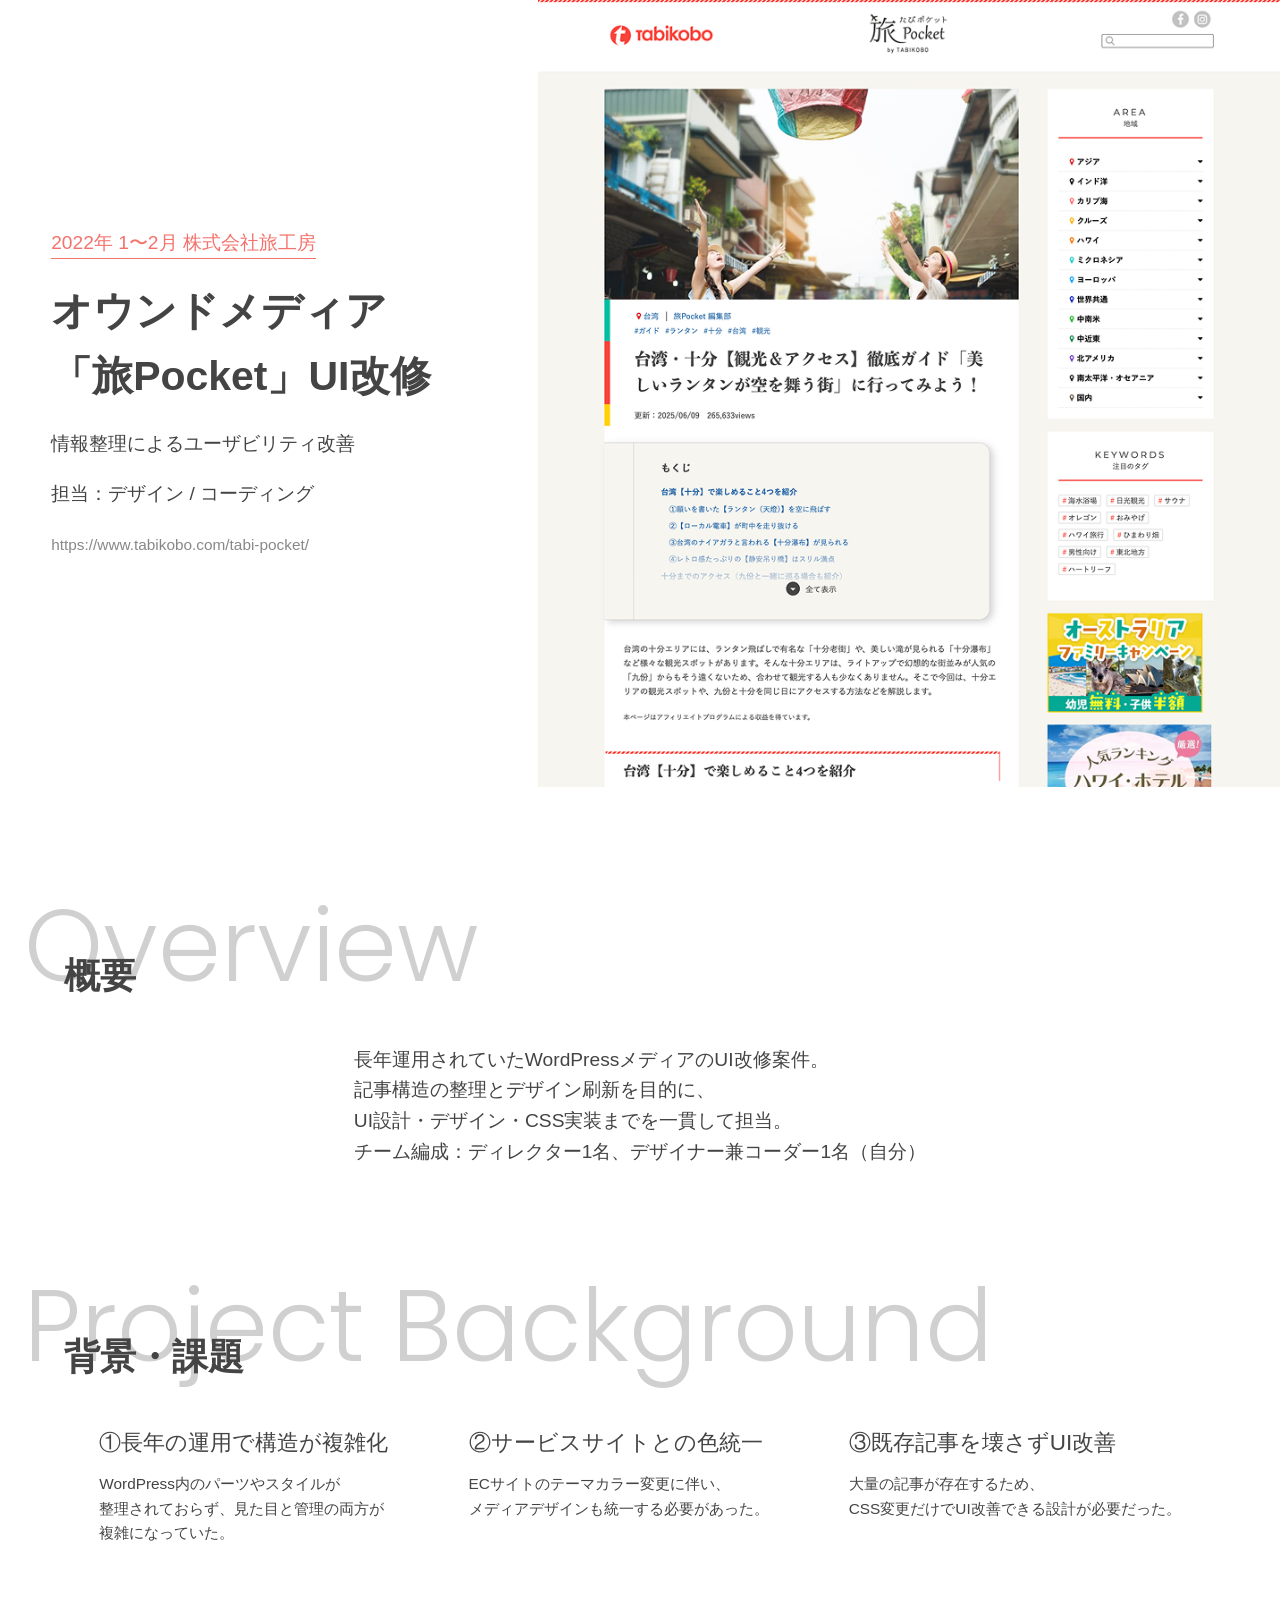
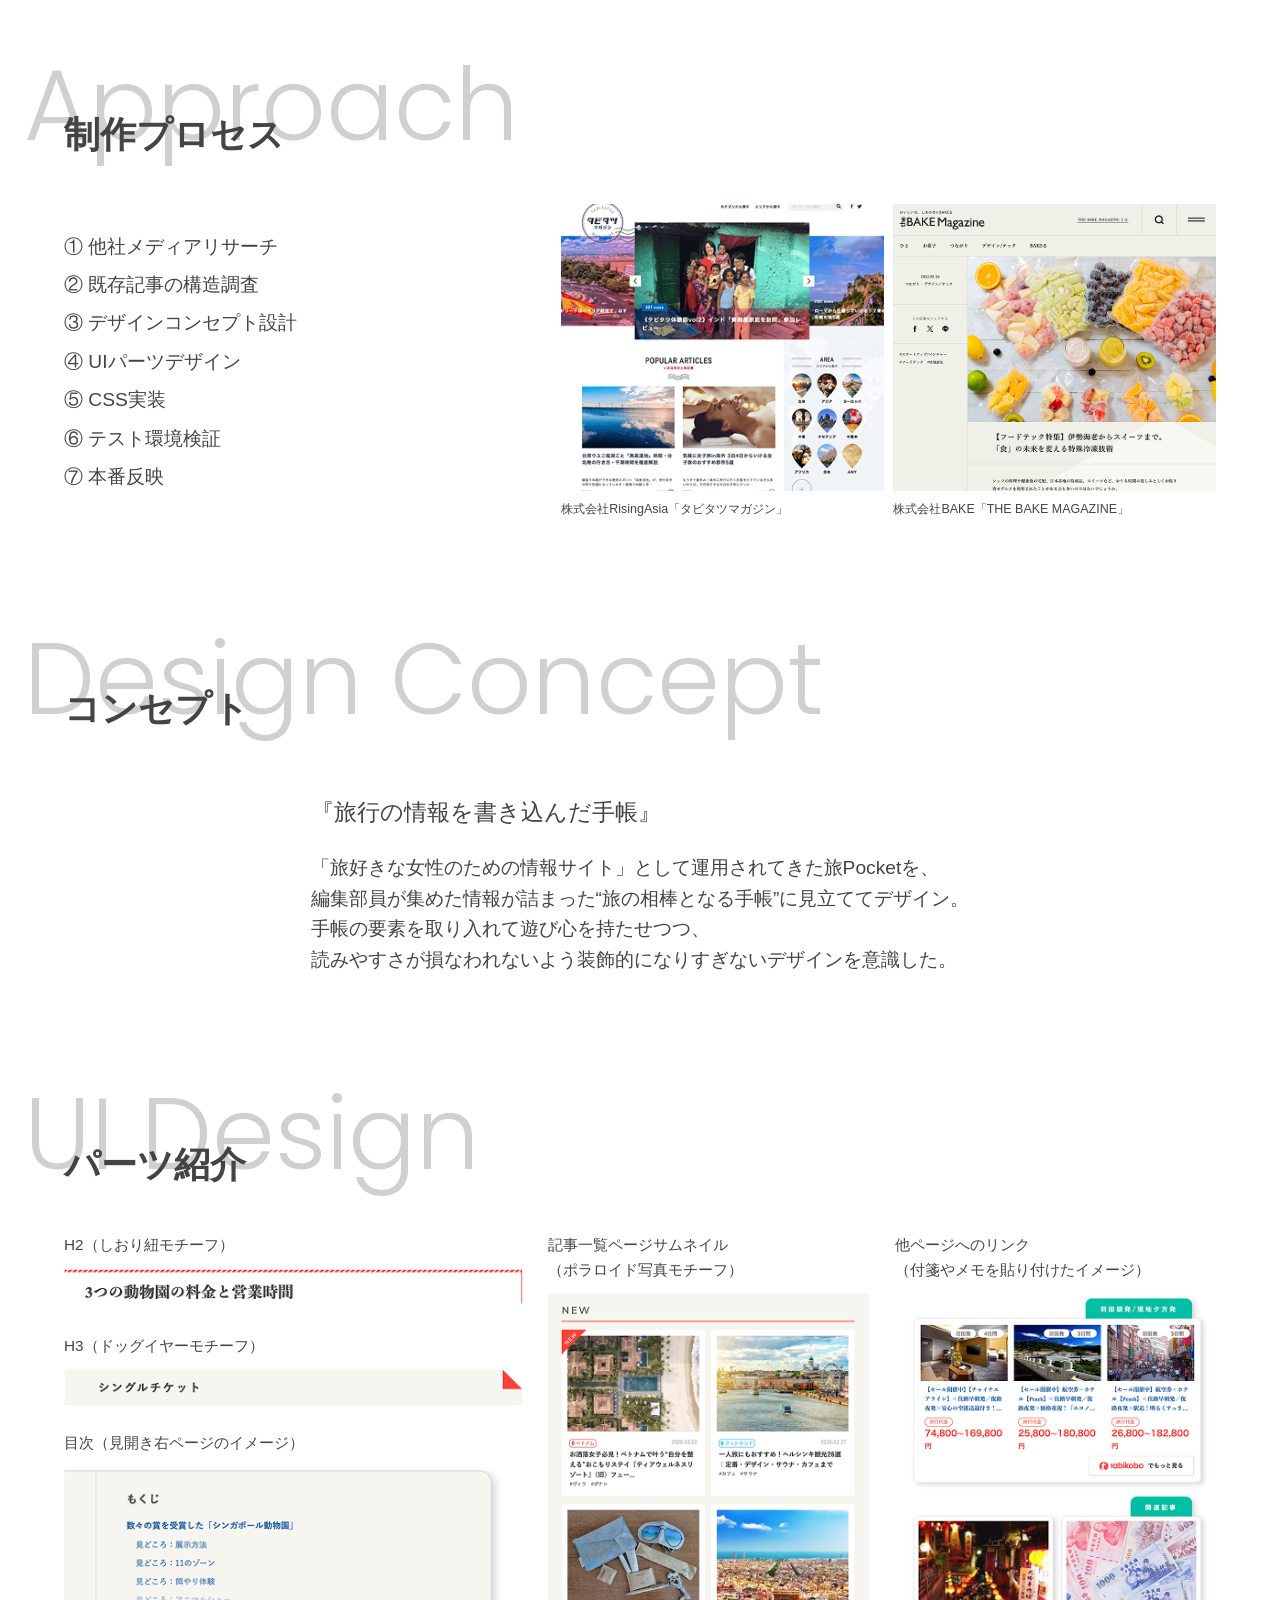
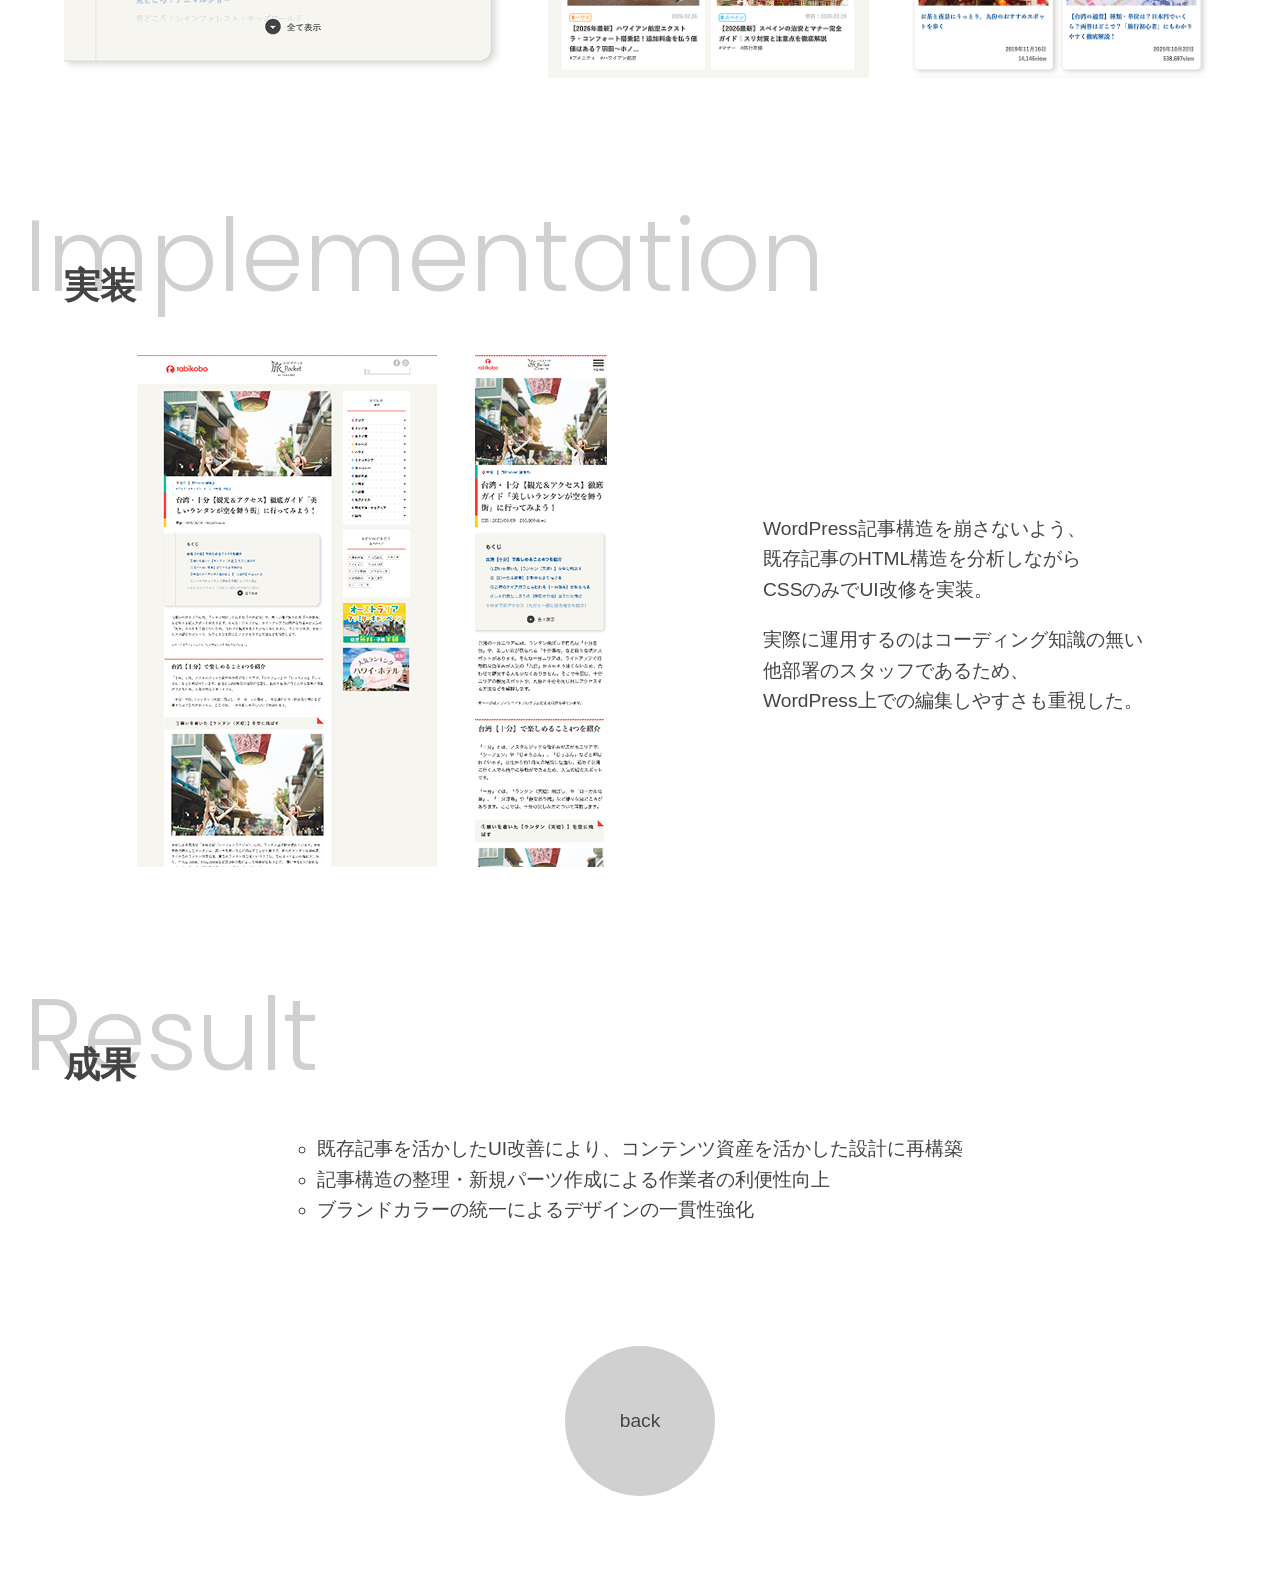
<file: works01.html>
<!DOCTYPE html>
<html lang="ja">
<head>
  <meta charset="UTF-8">
  <meta name="viewport" content="width=device-width, initial-scale=1.0">
  <title>Works | webメディアUI改修</title>
  <link rel="stylesheet" href="css/works.css">
  <link rel="preconnect" href="https://fonts.googleapis.com">
  <link rel="preconnect" href="https://fonts.gstatic.com" crossorigin>
  <link href="https://fonts.googleapis.com/css2?family=Poppins:ital,wght@0,100;0,200;0,300;0,400;0,500;0,600;0,700;0,800;0,900;1,100;1,200;1,300;1,400;1,500;1,600;1,700;1,800;1,900&display=swap" rel="stylesheet">
</head>

<body>

<section class="hero container">
  <div>
    <p class="subTitle tbk">2022年 1〜2月 株式会社旅工房</p>
    <h1>オウンドメディア<br>「旅Pocket」UI改修</h1>
    <p>情報整理によるユーザビリティ改善</p>
    <p>担当：デザイン / コーディング</p>
    <p><a href="https://www.tabikobo.com/tabi-pocket/">https://www.tabikobo.com/tabi-pocket/</a></p>
  </div>
  <img src="img/work01_main.png">
</section>

<section class="overview">
  <h2>概要<span>Overview</span></h2>
  <p>
    長年運用されていたWordPressメディアのUI改修案件。<br>
    記事構造の整理とデザイン刷新を目的に、<br>
    UI設計・デザイン・CSS実装までを一貫して担当。<br>
    チーム編成：ディレクター1名、デザイナー兼コーダー1名（自分）
  </p>
</section>

<section class="p-bg">
  <h2>背景・課題<span>Project Background</span></h2>
  <div class="container">
    <div>
      <h3 class="h3Thin">①長年の運用で構造が複雑化</h3>
      <p class="smallText">
        WordPress内のパーツやスタイルが<br>整理されておらず、見た目と管理の両方が<br>複雑になっていた。
      </p>
    </div>
    <div>
      <h3 class="h3Thin">②サービスサイトとの色統一</h3>
      <p class="smallText">
        ECサイトのテーマカラー変更に伴い、<br>メディアデザインも統一する必要があった。
      </p>
    </div>
    <div>
      <h3 class="h3Thin">③既存記事を壊さずUI改善</h3>
      <p class="smallText">
        大量の記事が存在するため、<br>CSS変更だけでUI改善できる設計が必要だった。
      </p>
    </div>    
  </div>
</section>

<section class="approach">
  <h2>制作プロセス<span>Approach</span></h2>
  <div class="container">
    <P class="aprText">
      ① 他社メディアリサーチ<br>
      ② 既存記事の構造調査<br>
      ③ デザインコンセプト設計<br>
      ④ UIパーツデザイン<br>
      ⑤ CSS実装<br>
      ⑥ テスト環境検証<br>
      ⑦ 本番反映
    </P>
    <div class="aprImg">
      <img src="img/work01_parts01.png">
      <p>株式会社RisingAsia「タビタツマガジン」</p>
    </div>
    <div class="aprImg">
      <img src="img/work01_parts02.png">
      <p>株式会社BAKE「THE BAKE MAGAZINE」</p>
    </div>
  </div>
</section>

<section class="concept">
  <h2>コンセプト<span>Design Concept</span></h2>
  <p>
    <span>『旅行の情報を書き込んだ手帳』</span><br>
    「旅好きな女性のための情報サイト」として運用されてきた旅Pocketを、<br>
    編集部員が集めた情報が詰まった“旅の相棒となる手帳”に見立ててデザイン。<br>
    手帳の要素を取り入れて遊び心を持たせつつ、<br>読みやすさが損なわれないよう装飾的になりすぎないデザインを意識した。
  </p>
</section>

<section class="parts">
  <h2>パーツ紹介<span>UI Design</span></h2>
<div class="container">
  <div class="container column">
    <p>H2（しおり紐モチーフ）</p>
    <img src="img/work01_parts03.png">
    <p>H3（ドッグイヤーモチーフ）</p>
    <img src="img/work01_parts04.png">
    <p>目次（見開き右ページのイメージ）</p>
    <img src="img/work01_parts05.png">
  </div>
  <div>
    <p>記事一覧ページサムネイル<br>（ポラロイド写真モチーフ）</p>
    <img src="img/work01_parts06.png">
  </div>
  <div>
    <p>他ページへのリンク<br>（付箋やメモを貼り付けたイメージ）</p>
    <img src="img/work01_parts07.png">
  </div>
</div>
</section>

<section class="imple">
  <h2>実装<span>Implementation</span></h2>
  <div class="container">
    <div class="container">
      <a href="img/work01_pc.png" target="_blank"><img src="img/work01_parts08.png" alt="ページデザイン全体（PC版）"></a>
      <a href="img/work01_sp.png" target="_blank"><img src="img/work01_parts09.png" alt="ページデザイン全体（SP版）"></a>
    </div>
    <div>
      <p>WordPress記事構造を崩さないよう、<br>既存記事のHTML構造を分析しながら<br>CSSのみでUI改修を実装。</p>
      <p>実際に運用するのはコーディング知識の無い<br>他部署のスタッフであるため、<br>WordPress上での編集しやすさも重視した。</p>
    </div>
  </div>
</section>

<section class="result">
  <h2>成果<span>Result</span></h2>
  <ul>
    <li>既存記事を活かしたUI改善により、コンテンツ資産を活かした設計に再構築</li>
    <li>記事構造の整理・新規パーツ作成による作業者の利便性向上</li>
    <li>ブランドカラーの統一によるデザインの一貫性強化</li>
  </ul>
</section>

<div class="backBtn">
  <a href="index.html#works">
    <span class="button-text">back</span>
  </a>
</div>

</body>
</html>
</file>
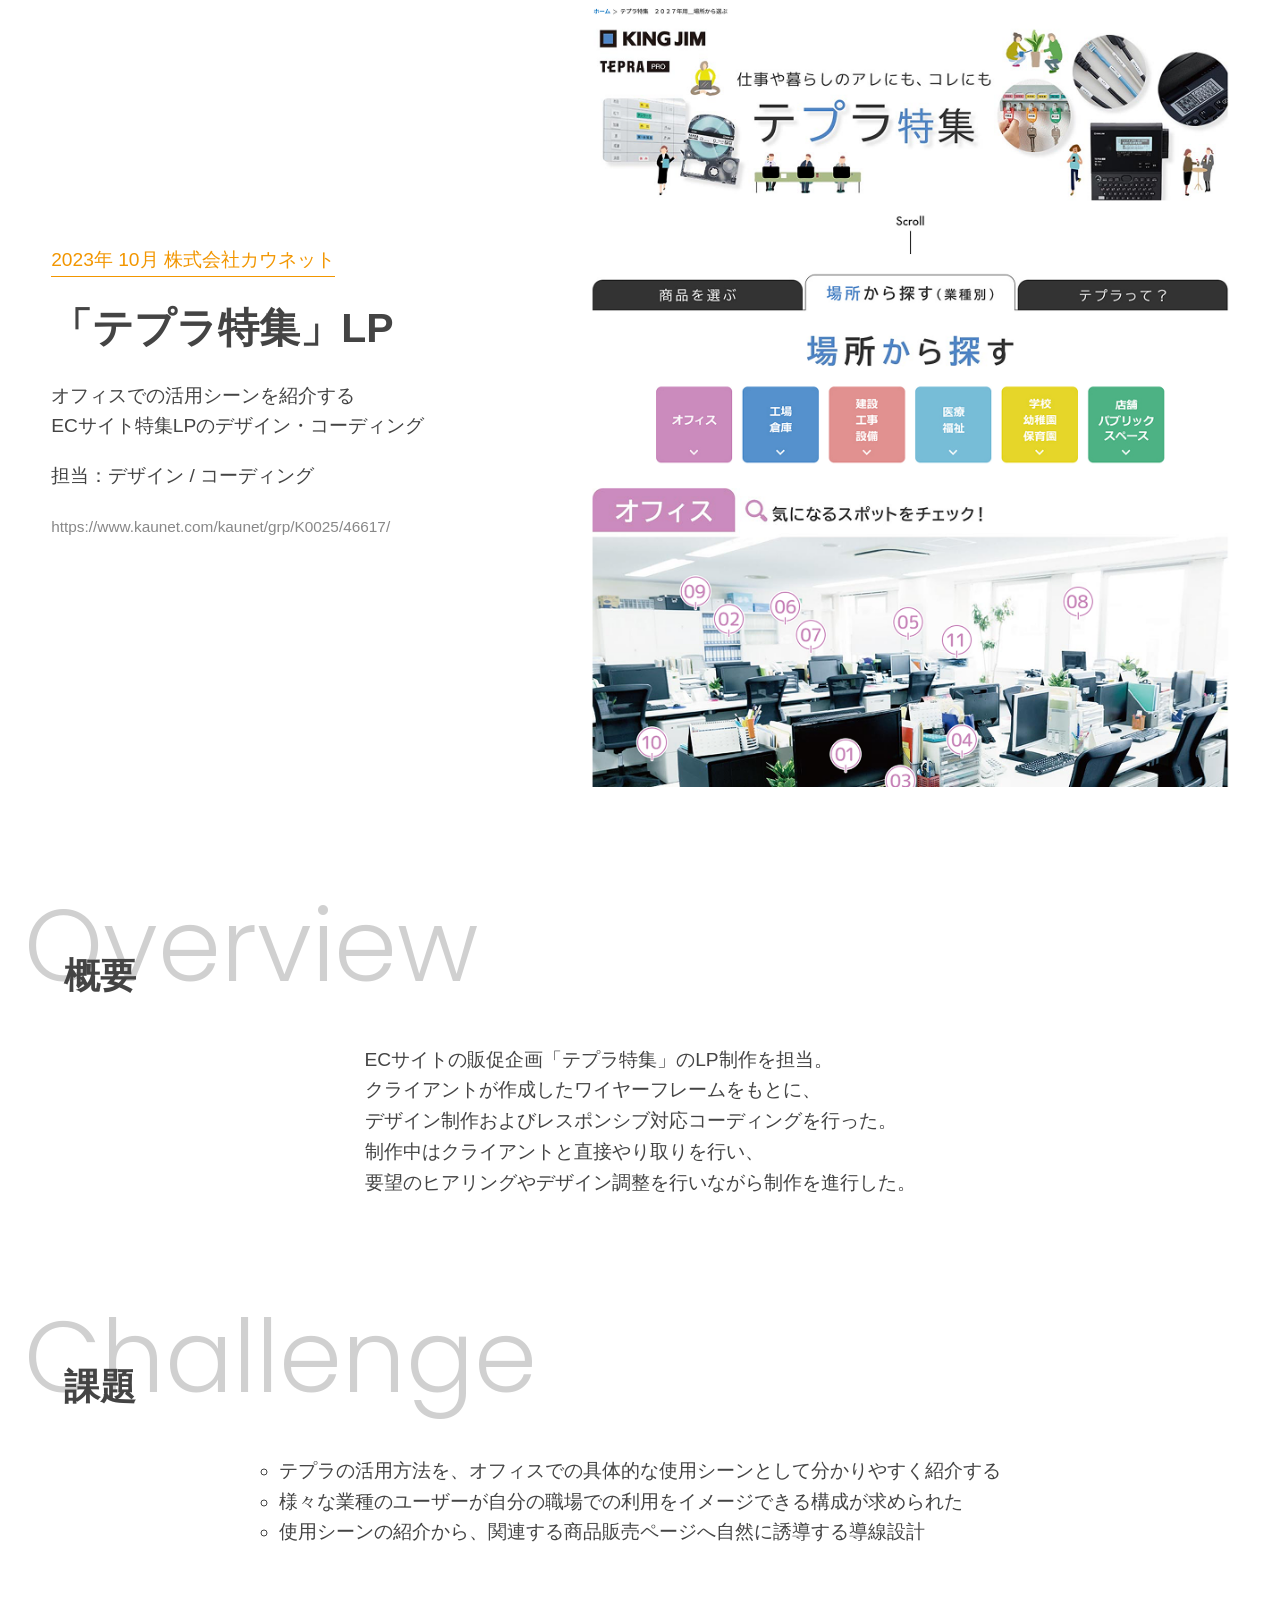
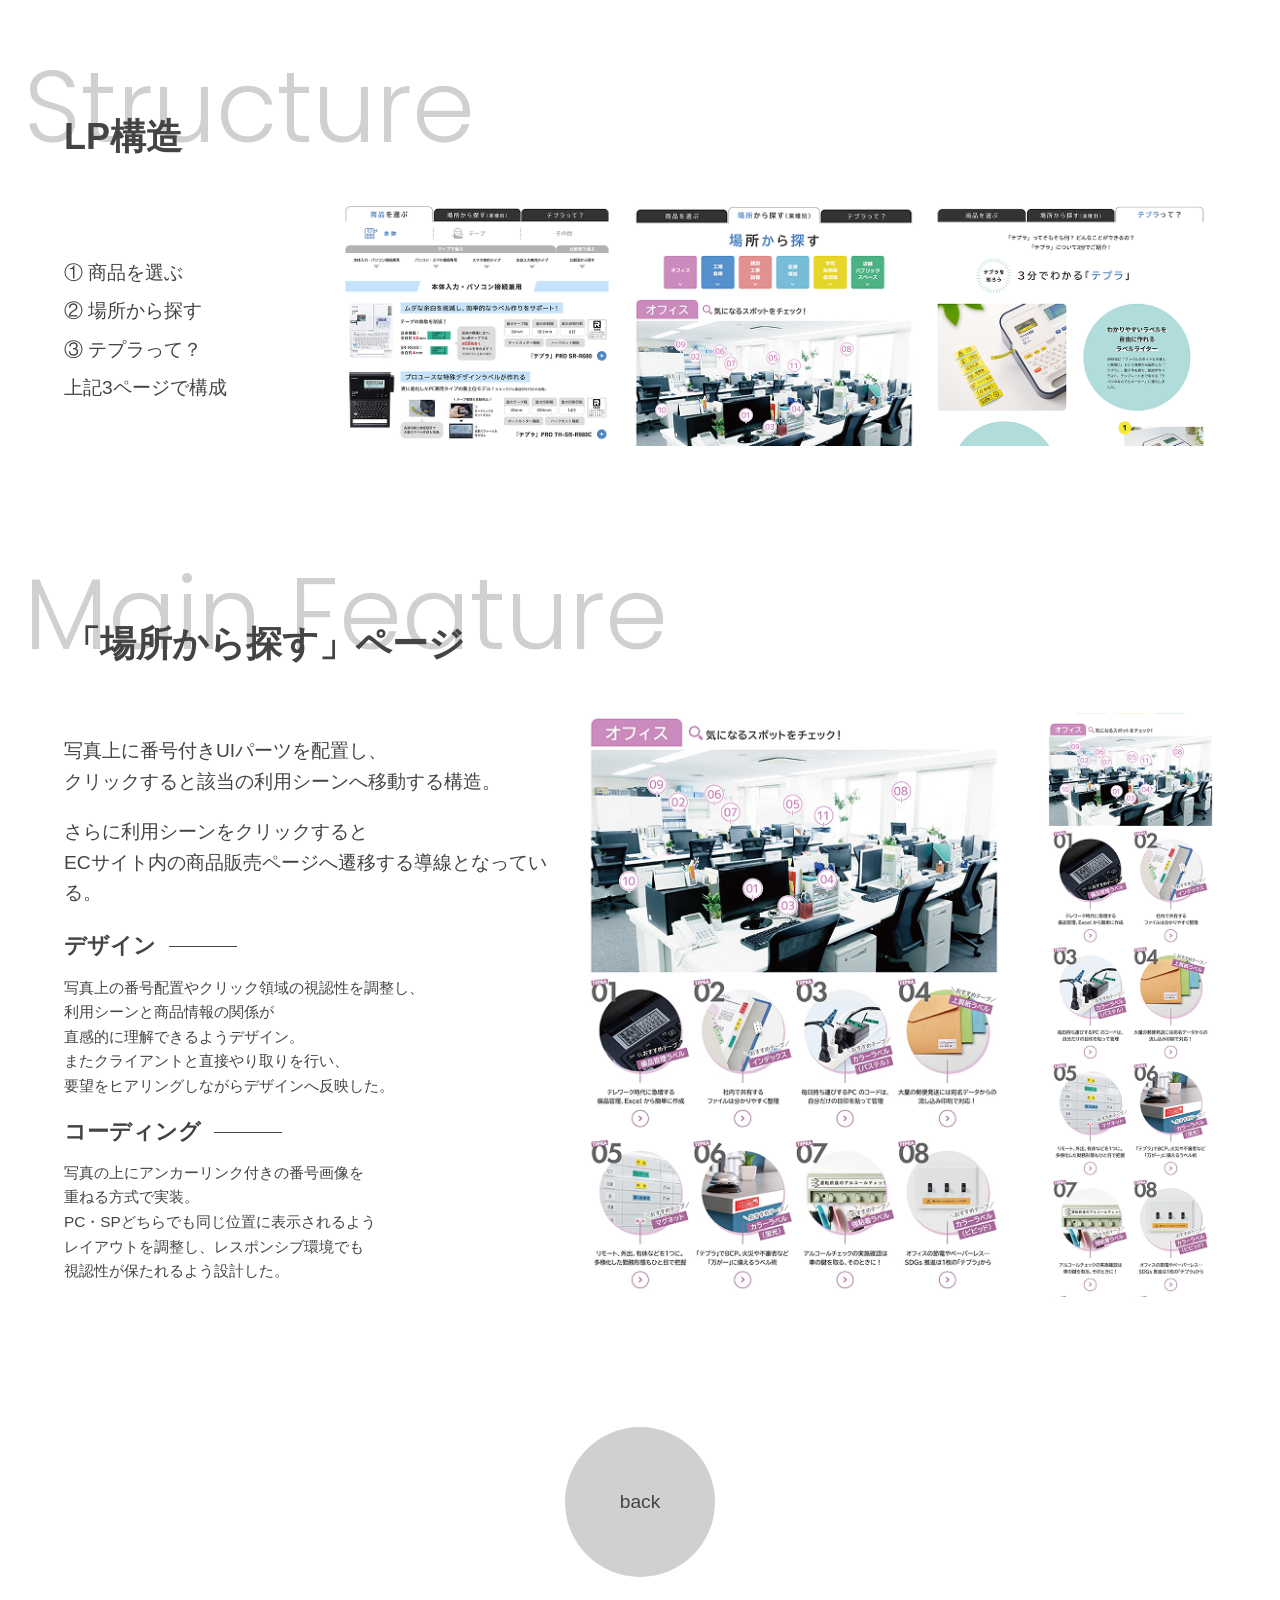
<file: works02.html>
<!DOCTYPE html>
<html lang="ja">
<head>
  <meta charset="UTF-8">
  <meta name="viewport" content="width=device-width, initial-scale=1.0">
  <title>Works | ECサイトLP制作</title>
  <link rel="stylesheet" href="css/works.css">
  <link rel="preconnect" href="https://fonts.googleapis.com">
  <link rel="preconnect" href="https://fonts.gstatic.com" crossorigin>
  <link href="https://fonts.googleapis.com/css2?family=Poppins:ital,wght@0,100;0,200;0,300;0,400;0,500;0,600;0,700;0,800;0,900;1,100;1,200;1,300;1,400;1,500;1,600;1,700;1,800;1,900&display=swap" rel="stylesheet">
</head>

<body>

<section class="hero container">
  <div>
    <p class="subTitle knt">2023年 10月 株式会社カウネット</p>
    <h1>「テプラ特集」LP</h1>
    <p>オフィスでの活用シーンを紹介する<br>ECサイト特集LPのデザイン・コーディング</p>
    <p>担当：デザイン / コーディング</p>
    <p><a href="https://www.kaunet.com/kaunet/grp/K0025/46617/">https://www.kaunet.com/kaunet/grp/K0025/46617/</a></p>
  </div>
  <img src="img/work02_main.png">
</section>

<section class="overview">
  <h2>概要<span>Overview</span></h2>
  <p>
    ECサイトの販促企画「テプラ特集」のLP制作を担当。<br>
    クライアントが作成したワイヤーフレームをもとに、<br>
    デザイン制作およびレスポンシブ対応コーディングを行った。<br>
    制作中はクライアントと直接やり取りを行い、<br>要望のヒアリングやデザイン調整を行いながら制作を進行した。
  </p>
</section>

<section class="result">
  <h2>課題<span>Challenge</span></h2>
  <ul>
    <li>テプラの活用方法を、オフィスでの具体的な使用シーンとして分かりやすく紹介する</li>
    <li>様々な業種のユーザーが自分の職場での利用をイメージできる構成が求められた</li>
    <li>使用シーンの紹介から、関連する商品販売ページへ自然に誘導する導線設計</li>
  </ul>
</section>

<section class="approach">
  <h2>LP構造<span>Structure</span></h2>
  <div class="container">
    <P class="aprText">
      ① 商品を選ぶ<br>
      ② 場所から探す<br>
      ③ テプラって？<br>
      上記3ページで構成
    </P>
    <div class="strImg">
      <img src="img/work02_parts01.png">
    </div>
    <div class="strImg">
      <img src="img/work02_parts02.png">
    </div>
    <div class="strImg">
      <img src="img/work02_parts03.png">
    </div>
  </div>
</section>

<section class="imple">
  <h2>「場所から探す」ページ<span>Main Feature</span></h2>
  <div class="container">
    <div>
      <p>
        写真上に番号付きUIパーツを配置し、<br>
        クリックすると該当の利用シーンへ移動する構造。
      </p>
      <p>
        さらに利用シーンをクリックすると<br>
        ECサイト内の商品販売ページへ遷移する導線となっている。
      </p>
      <h3 class="h3Line">デザイン</h3>
      <p class="smallText">
        写真上の番号配置やクリック領域の視認性を調整し、<br>
        利用シーンと商品情報の関係が<br>
        直感的に理解できるようデザイン。<br>
        またクライアントと直接やり取りを行い、<br>
        要望をヒアリングしながらデザインへ反映した。
      </p>
      <h3 class="h3Line">コーディング</h3>
      <p  class="smallText">
        写真の上にアンカーリンク付きの番号画像を<br>
        重ねる方式で実装。<br>
        PC・SPどちらでも同じ位置に表示されるよう<br>
        レイアウトを調整し、レスポンシブ環境でも<br>
        視認性が保たれるよう設計した。
      </p>
    </div>
      <div class="container">
      <a href="img/work02_pc.png" target="_blank"><img src="img/work02_parts04.png" alt="ページデザイン全体（PC版）"></a>
      <a href="img/work02_sp.png" target="_blank"><img src="img/work02_parts05.png" alt="ページデザイン全体（SP版）"></a>
    </div>
  </div>
</section>

<div class="backBtn">
  <a href="index.html#works">
    <span class="button-text">back</span>
  </a>
</div>

</body>
</html>
</file>
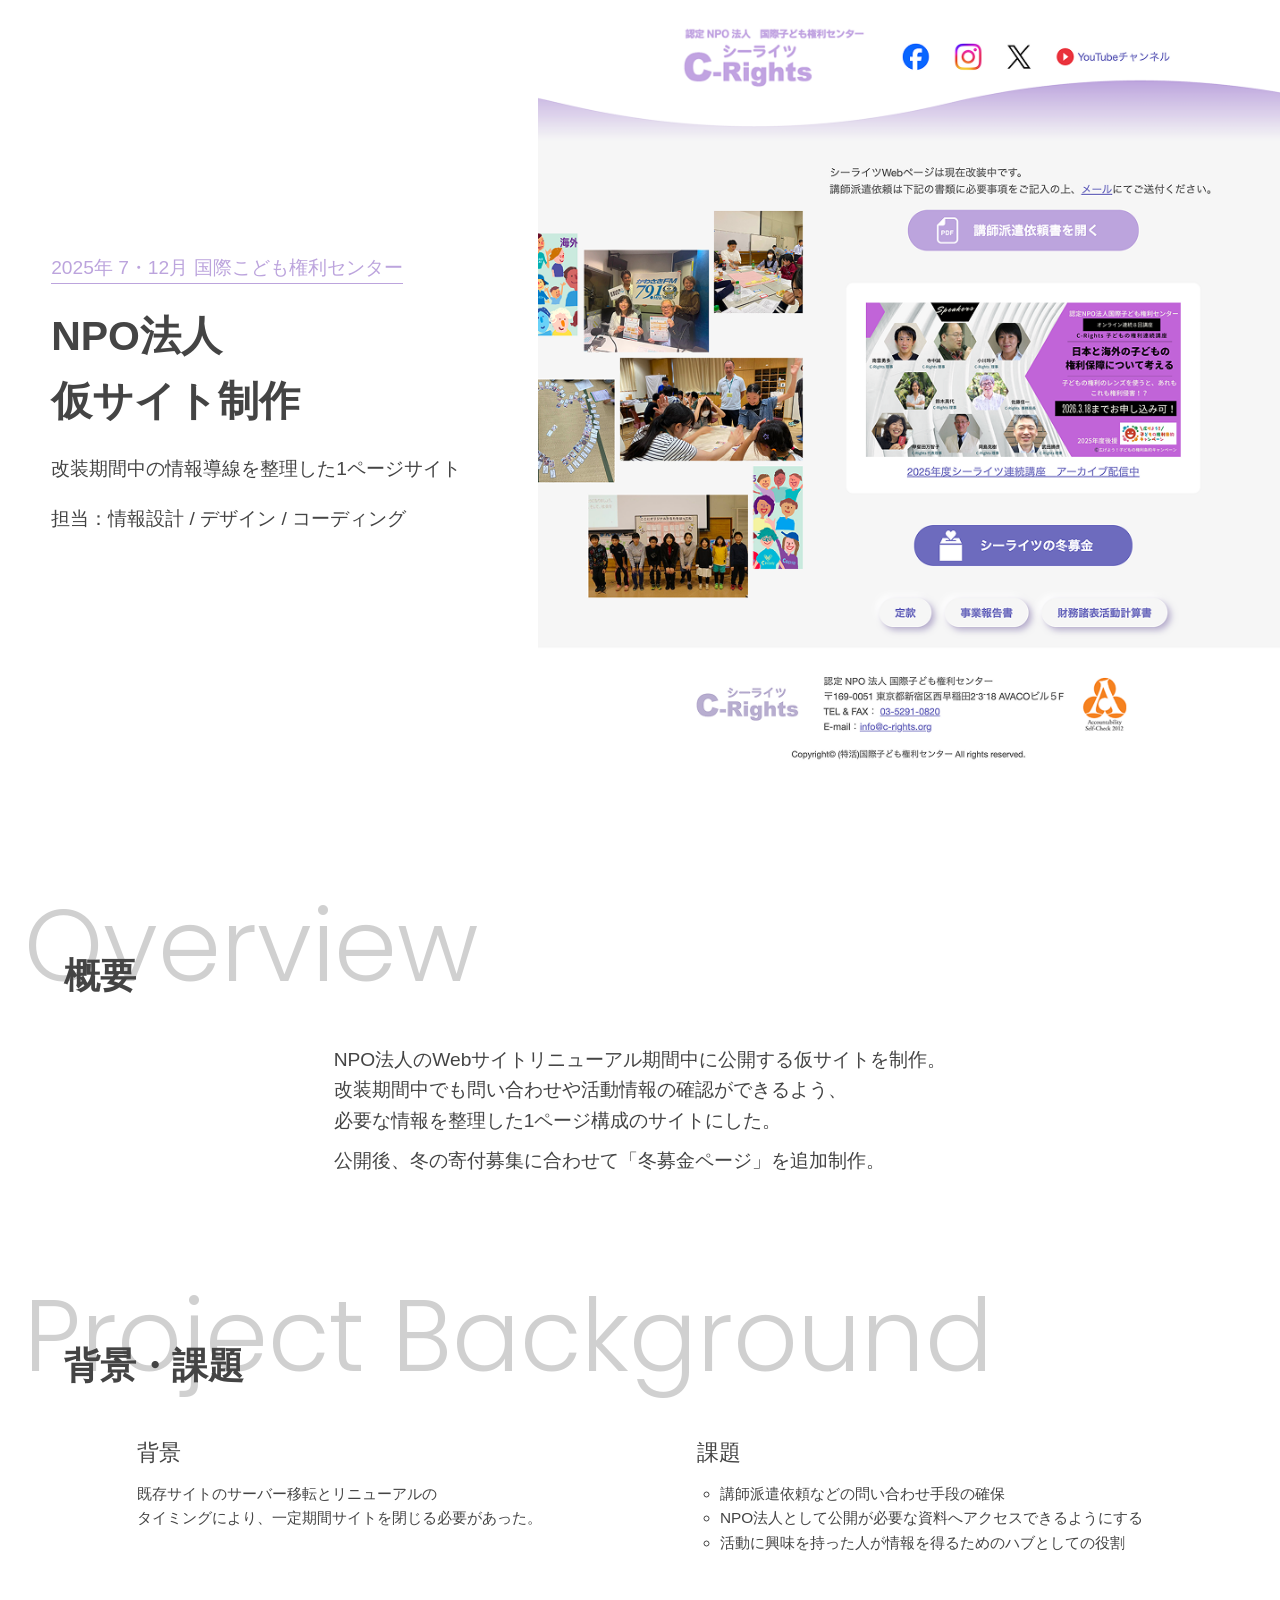
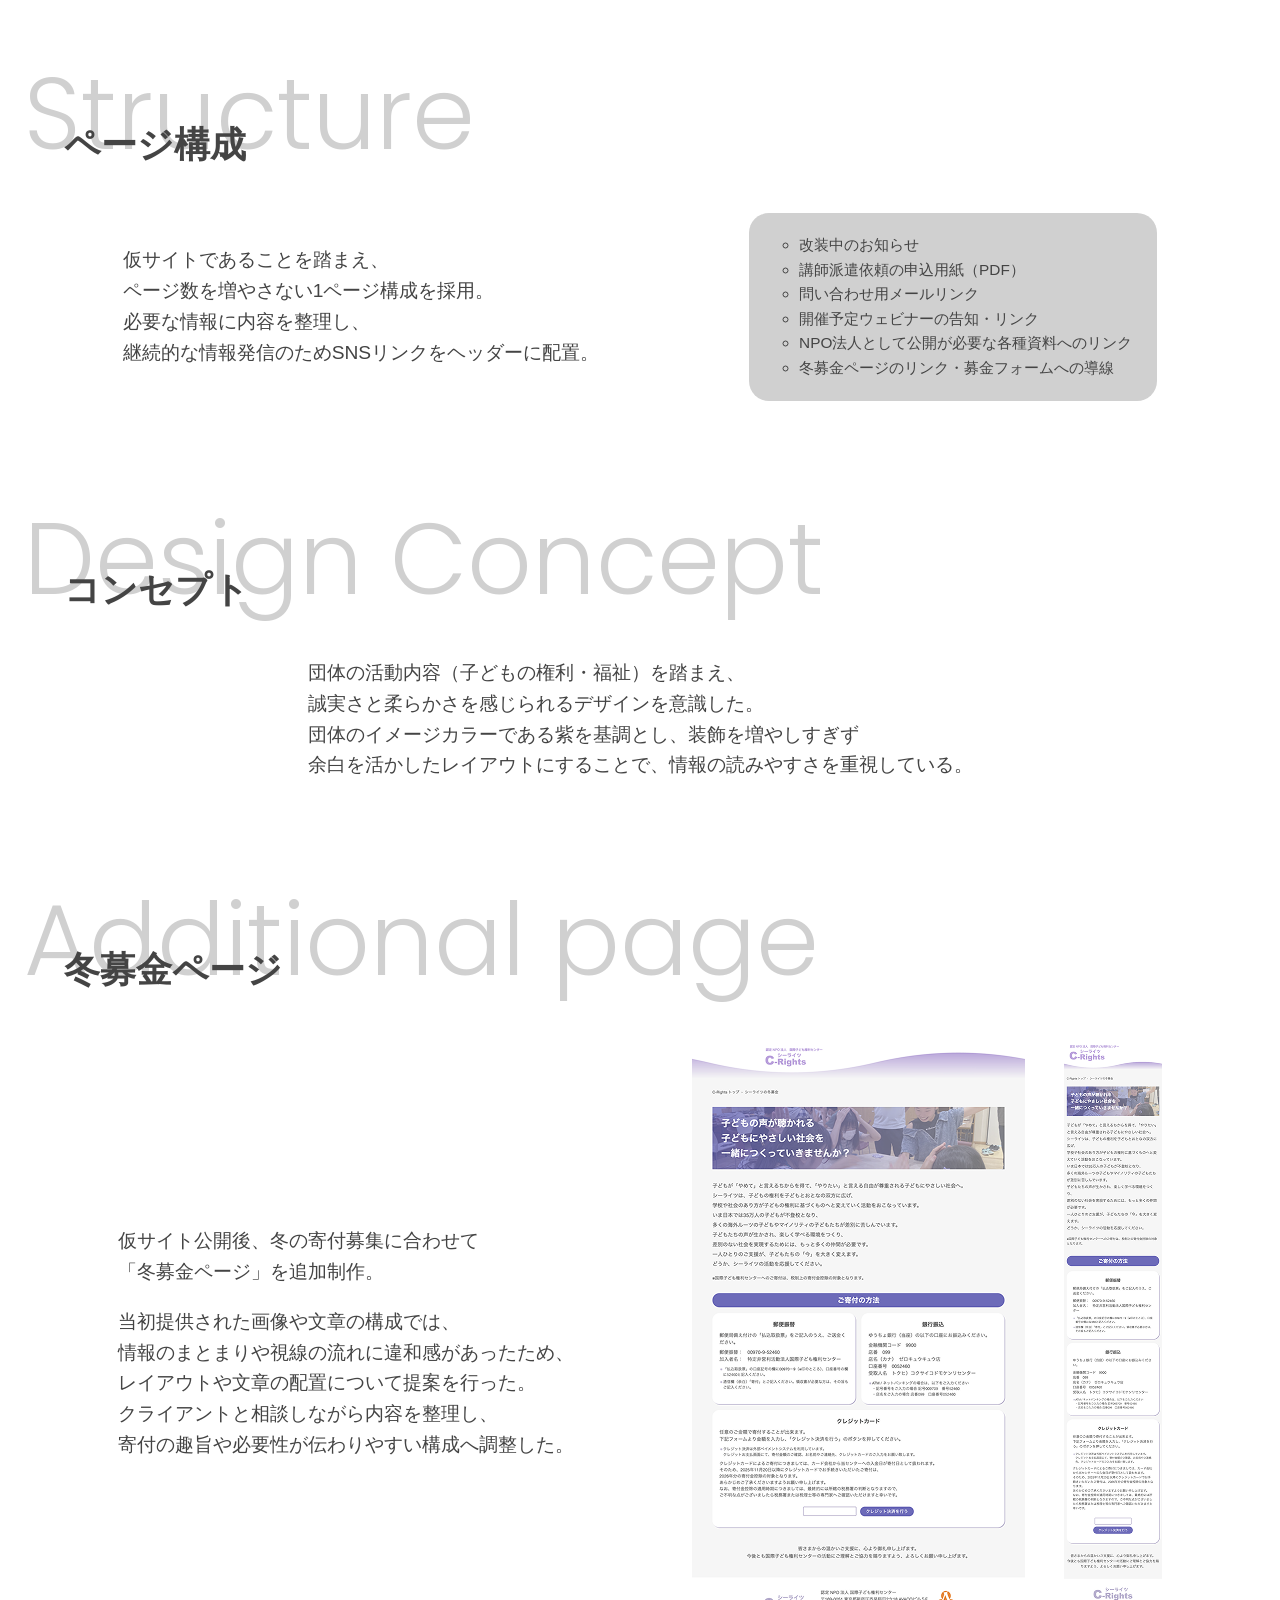
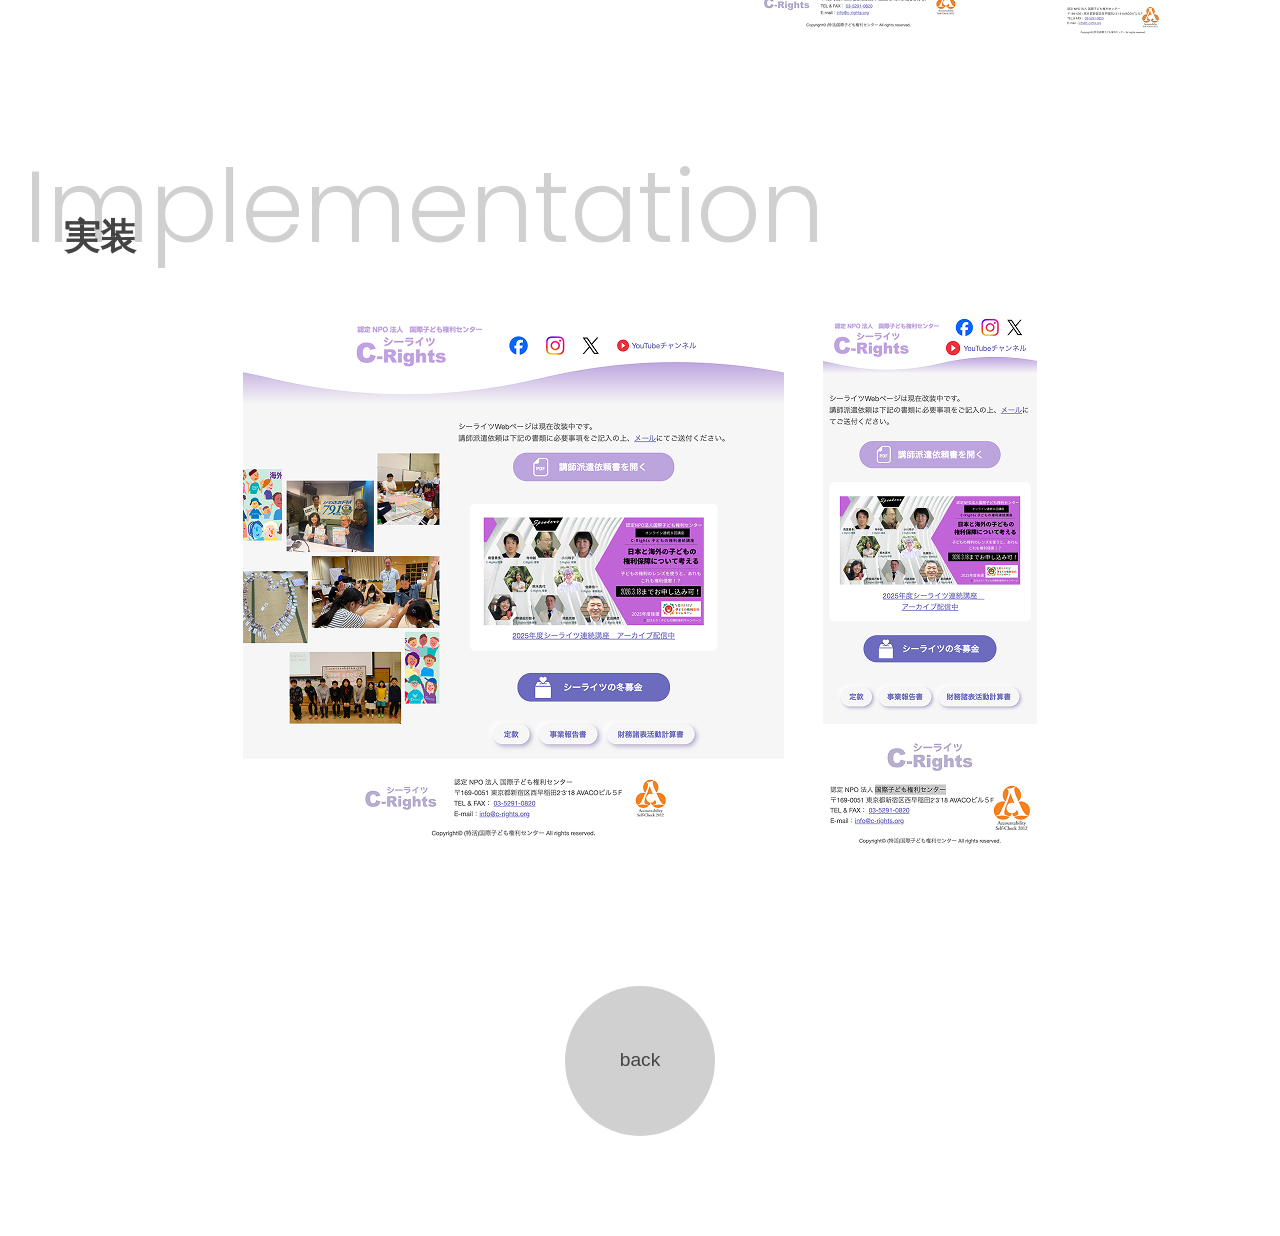
<file: works03.html>
<!DOCTYPE html>
<html lang="ja">
<head>
  <meta charset="UTF-8">
  <meta name="viewport" content="width=device-width, initial-scale=1.0">
  <title>Works | NPO法人仮サイト制作</title>
  <link rel="stylesheet" href="css/works.css">
  <link rel="preconnect" href="https://fonts.googleapis.com">
  <link rel="preconnect" href="https://fonts.gstatic.com" crossorigin>
  <link href="https://fonts.googleapis.com/css2?family=Poppins:ital,wght@0,100;0,200;0,300;0,400;0,500;0,600;0,700;0,800;0,900;1,100;1,200;1,300;1,400;1,500;1,600;1,700;1,800;1,900&display=swap" rel="stylesheet">
</head>

<body>

<section class="hero container">
  <div>
    <p class="subTitle CRts">2025年 7・12月 国際こども権利センター</p>
    <h1>NPO法人<br>仮サイト制作</h1>
    <p>改装期間中の情報導線を整理した1ページサイト</p>
    <p>担当：情報設計 / デザイン / コーディング</p>
  </div>
  <img src="img/work03_main.png">
</section>

<section class="overview">
  <h2>概要<span>Overview</span></h2>
  <div class="container column">
    <p>
      NPO法人のWebサイトリニューアル期間中に公開する仮サイトを制作。<br>
      改装期間中でも問い合わせや活動情報の確認ができるよう、<br>
      必要な情報を整理した1ページ構成のサイトにした。
      </p>
      <p>
      公開後、冬の寄付募集に合わせて「冬募金ページ」を追加制作。
    </p>    
  </div>
</section>

<section class="p-bg">
  <h2>背景・課題<span>Project Background</span></h2>
  <div class="container">
    <div>
      <h3 class="h3Thin">背景</h3>
      <p class="smallText">
        既存サイトのサーバー移転とリニューアルの<br>
        タイミングにより、一定期間サイトを閉じる必要があった。
      </p>
    </div>
    <div>
      <h3 class="h3Thin">課題</h3>
      <ul class="smallText">
        <li>講師派遣依頼などの問い合わせ手段の確保</li>
        <li>NPO法人として公開が必要な資料へアクセスできるようにする</li>
        <li>活動に興味を持った人が情報を得るためのハブとしての役割</li>
      </ul>
    </div> 
  </div>
</section>

<section class="structure">
  <h2>ページ構成<span>Structure</span></h2>
  <div class="container">
    <P>
      仮サイトであることを踏まえ、<br>
      ページ数を増やさない1ページ構成を採用。<br>
      必要な情報に内容を整理し、<br>
      継続的な情報発信のためSNSリンクをヘッダーに配置。
    </p>
    <ul class="smallText">
      <li>改装中のお知らせ</li>
      <li>講師派遣依頼の申込用紙（PDF）</li>
      <li>問い合わせ用メールリンク</li>
      <li>開催予定ウェビナーの告知・リンク</li>
      <li>NPO法人として公開が必要な各種資料へのリンク</li>
      <li>冬募金ページのリンク・募金フォームへの導線</li>
    </ul>
  </div>
</section>

<section class="concept">
  <h2>コンセプト<span>Design Concept</span></h2>
  <p>
    団体の活動内容（子どもの権利・福祉）を踏まえ、<br>
    誠実さと柔らかさを感じられるデザインを意識した。<br>
    団体のイメージカラーである紫を基調とし、装飾を増やしすぎず<br>
    余白を活かしたレイアウトにすることで、情報の読みやすさを重視している。
  </p>
</section>

<section class="imple">
  <h2>冬募金ページ<span>Additional page</span></h2>
  <div class="container">
    <div>
      <p>
        仮サイト公開後、冬の寄付募集に合わせて<br>
        「冬募金ページ」を追加制作。
      </p>
      <p>
        当初提供された画像や文章の構成では、<br>
        情報のまとまりや視線の流れに違和感があったため、<br>
        レイアウトや文章の配置について提案を行った。<br>
        クライアントと相談しながら内容を整理し、<br>
        寄付の趣旨や必要性が伝わりやすい構成へ調整した。
      </p>
    </div>
    <div class="container">
      <a href="img/work03_winpc.png" target="_blank"><img src="img/work03_parts01.png" alt="冬募金ページデザイン全体（PC版）"></a>
      <a href="img/work03_winsp.png" target="_blank"><img src="img/work03_parts02.png" alt="冬募金ページデザイン全体（SP版）"></a>
    </div>
  </div>
</section>

<section class="imple">
  <h2>実装<span>Implementation</span></h2>
  <div class="container imgOnly">
    <a href="img/work03_pc.png" target="_blank"><img src="img/work03_parts03.png" alt="ページデザイン全体（PC版）"></a>
    <a href="img/work03_sp.png" target="_blank"><img src="img/work03_parts04.png" alt="ページデザイン全体（SP版）"></a>
  </div>
</section>

<div class="backBtn">
  <a href="index.html#works">
    <span class="button-text">back</span>
  </a>
</div>

</body>
</html>
</file>
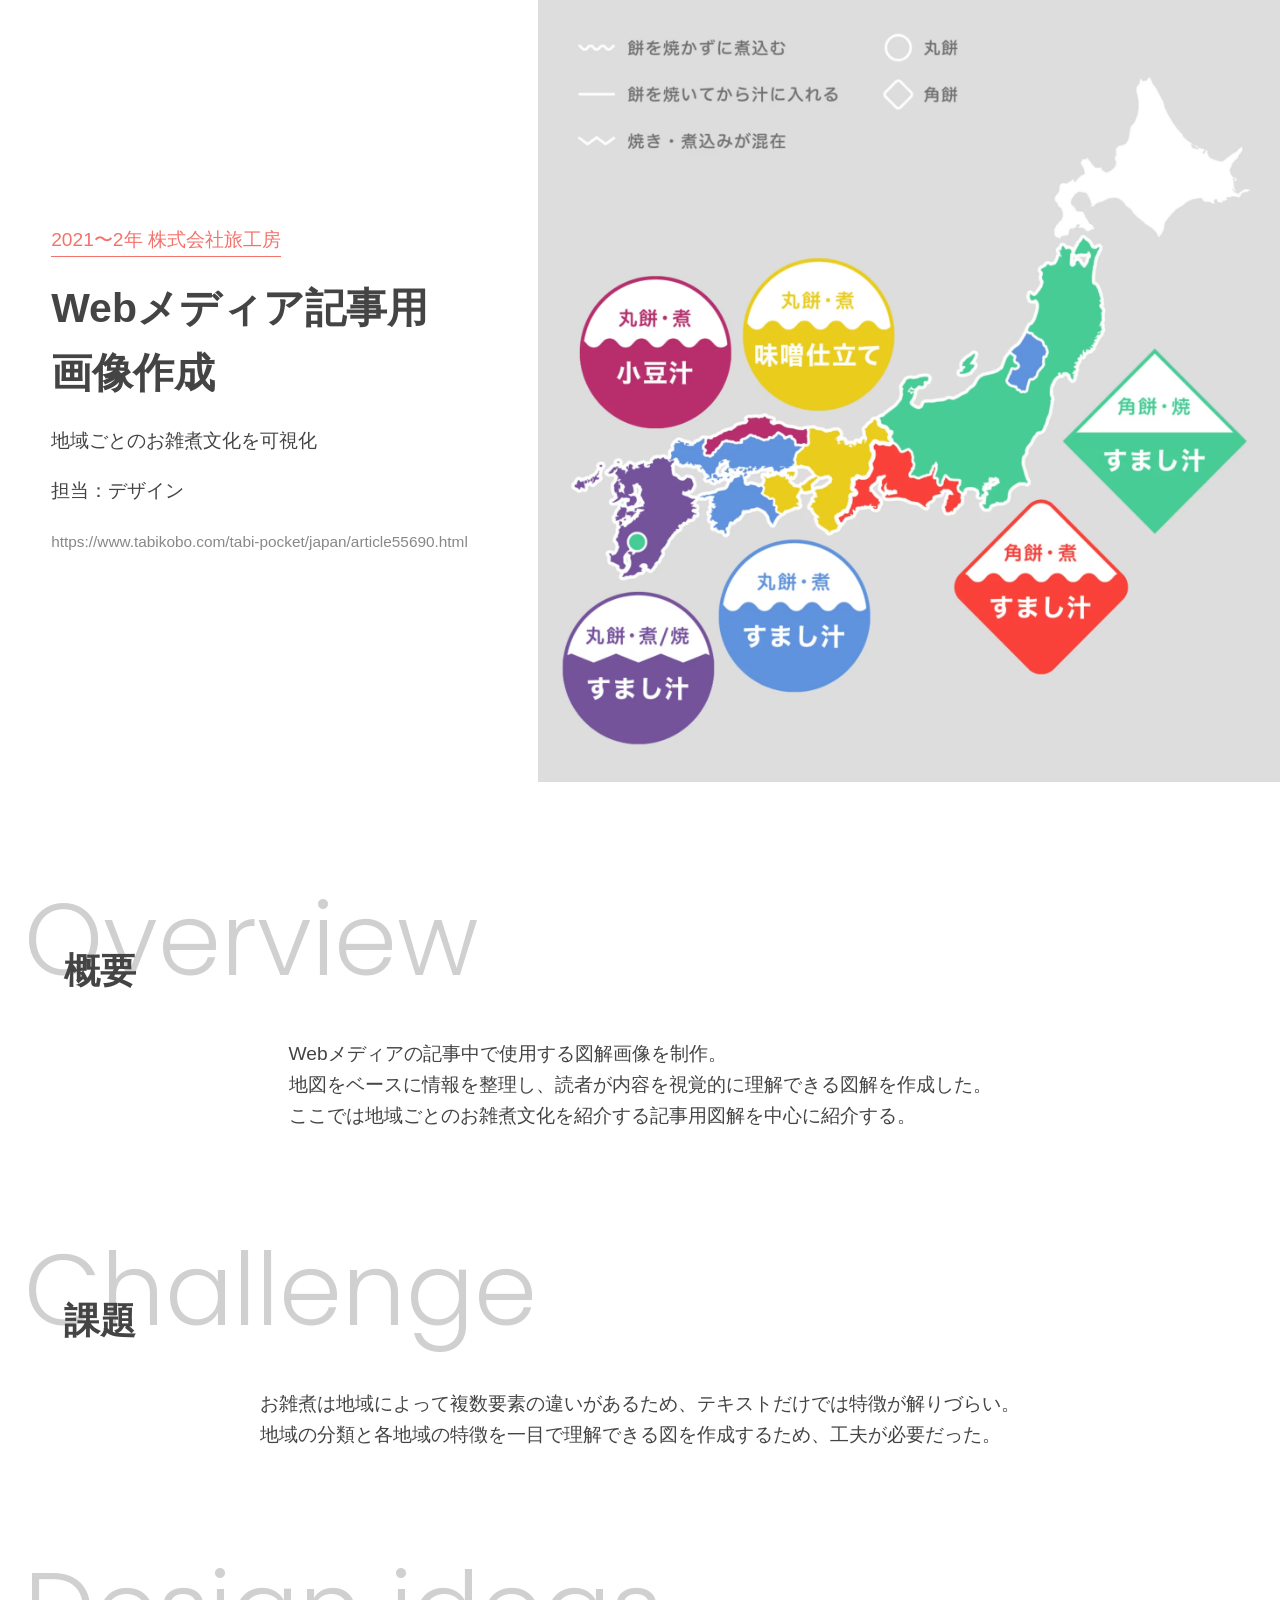
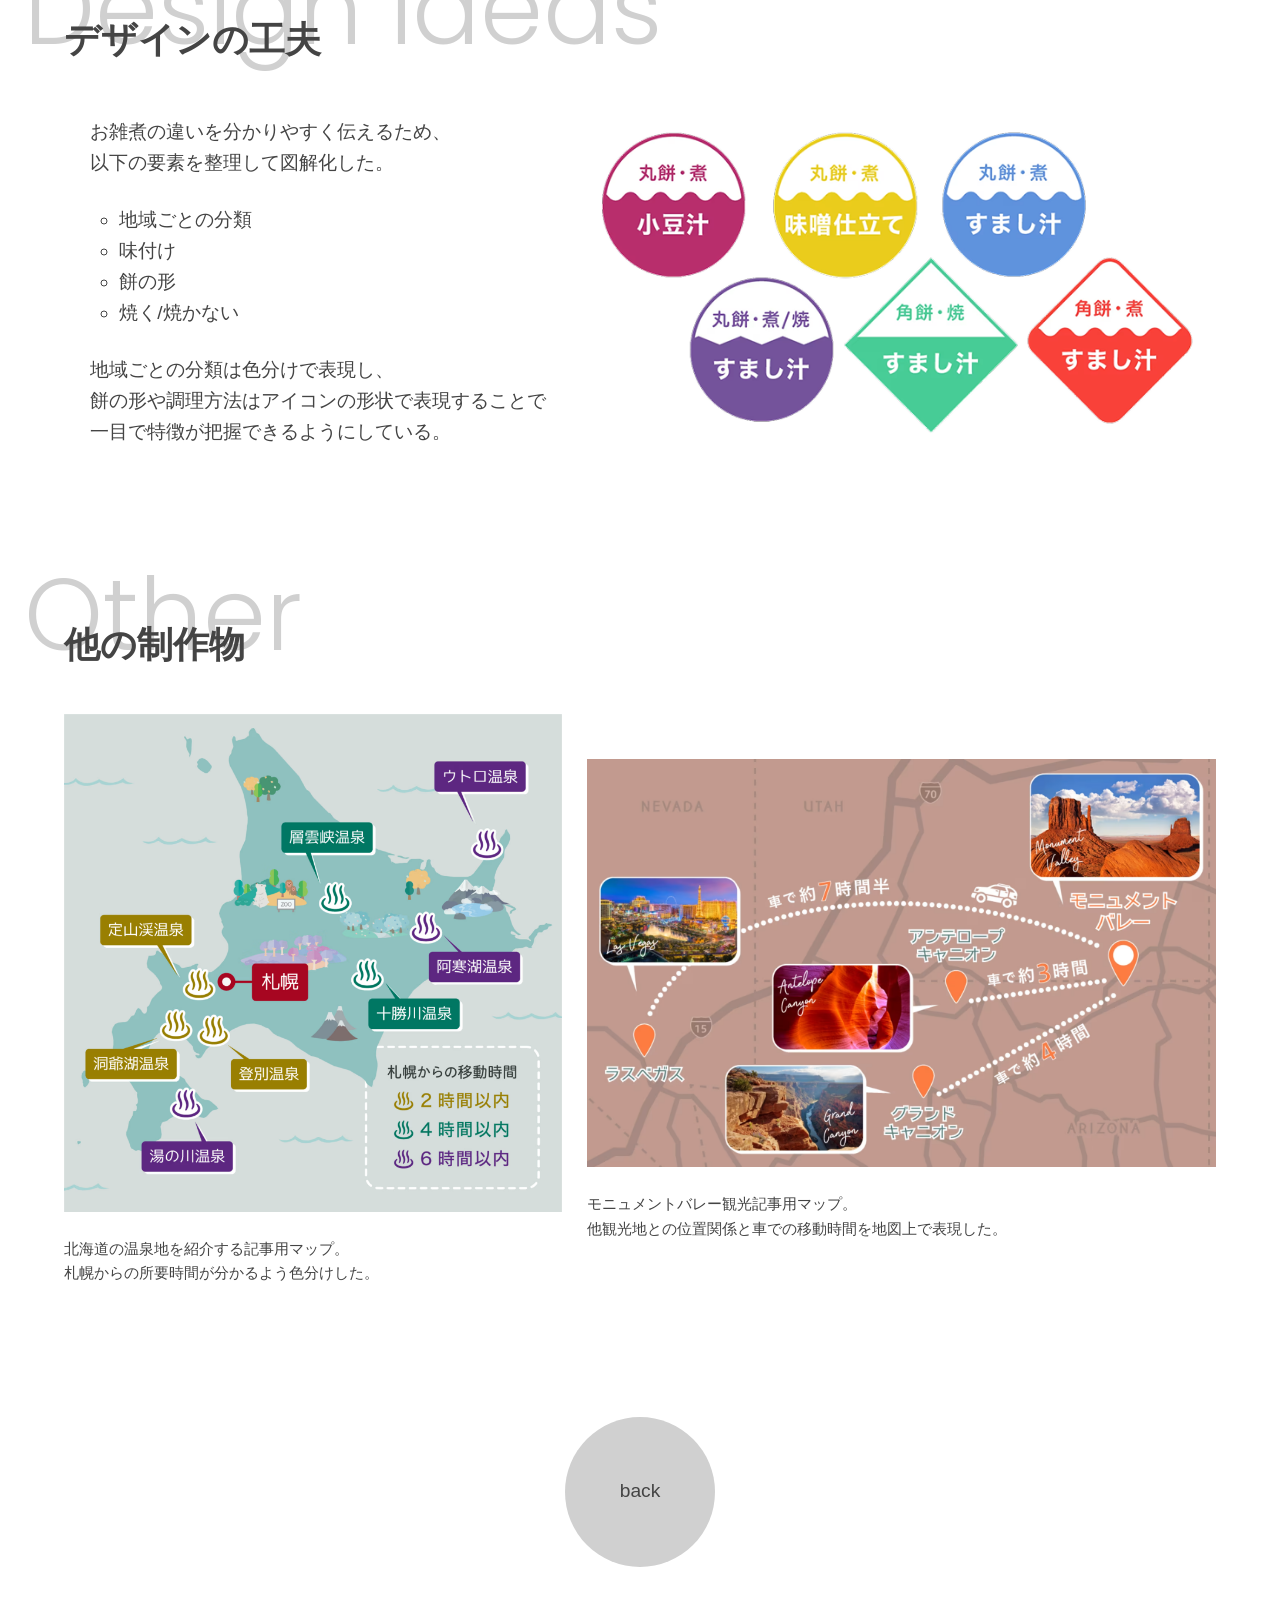
<file: works04.html>
<!DOCTYPE html>
<html lang="ja">
<head>
  <meta charset="UTF-8">
  <meta name="viewport" content="width=device-width, initial-scale=1.0">
  <title>Works | webメディア記事用画像</title>
  <link rel="stylesheet" href="css/works.css">
  <link rel="preconnect" href="https://fonts.googleapis.com">
  <link rel="preconnect" href="https://fonts.gstatic.com" crossorigin>
  <link href="https://fonts.googleapis.com/css2?family=Poppins:ital,wght@0,100;0,200;0,300;0,400;0,500;0,600;0,700;0,800;0,900;1,100;1,200;1,300;1,400;1,500;1,600;1,700;1,800;1,900&display=swap" rel="stylesheet">
</head>

<body class="work04">

<section class="hero container">
  <div>
    <p class="subTitle tbk">2021〜2年 株式会社旅工房</p>
    <h1>Webメディア記事用<br>画像作成</h1>
    <p>地域ごとのお雑煮文化を可視化</p>
    <p>担当：デザイン</p>
    <p><a href="https://www.tabikobo.com/tabi-pocket/japan/article55690.html">https://www.tabikobo.com/tabi-pocket/japan/article55690.html</a></p>
  </div>
  <img src="img/work04_main.png">
</section>

<section class="overview">
  <h2>概要<span>Overview</span></h2>
  <p>
    Webメディアの記事中で使用する図解画像を制作。<br>
    地図をベースに情報を整理し、読者が内容を視覚的に理解できる図解を作成した。<br>
    ここでは地域ごとのお雑煮文化を紹介する記事用図解を中心に紹介する。
  </p>
</section>

<section class="overview">
  <h2>課題<span>Challenge</span></h2>
  <p>
    お雑煮は地域によって複数要素の違いがあるため、テキストだけでは特徴が解りづらい。<br>
    地域の分類と各地域の特徴を一目で理解できる図を作成するため、工夫が必要だった。
  </p>
</section>

<section class="concept">
  <h2>デザインの工夫<span>Design ideas</span></h2>
  <div class="container">
    <div class="container column">
      <p>
        お雑煮の違いを分かりやすく伝えるため、<br>
        以下の要素を整理して図解化した。
      </p>
      <ul>
        <li>地域ごとの分類</li>
        <li>味付け</li>
        <li>餅の形</li>
        <li>焼く/焼かない</li>
      </ul>
      <p>
        地域ごとの分類は色分けで表現し、<br>
        餅の形や調理方法はアイコンの形状で表現することで<br>
        一目で特徴が把握できるようにしている。
      </p>
    </div>
    <div class="img">
      <img src="img/work04_parts01.png" alt="雑煮アイコン各種">
    </div>
  </div>
</section>

<section class="parts">
  <h2>他の制作物<span>Other</span></h2>
<div class="container">
  <div class="container column square">
    <img src="img/work04_parts02.png">
    <p>
      北海道の温泉地を紹介する記事用マップ。<br>
      札幌からの所要時間が分かるよう色分けした。
    </p>
  </div>
  <div class="container column rect_yoko">
    <img src="img/work04_parts03.png">
    <p>
      モニュメントバレー観光記事用マップ。<br>
      他観光地との位置関係と車での移動時間を地図上で表現した。
    </p>
  </div>
</div>
</section>

<div class="backBtn">
  <a href="index.html#works">
    <span class="button-text">back</span>
  </a>
</div>

</body>
</html>
</file>
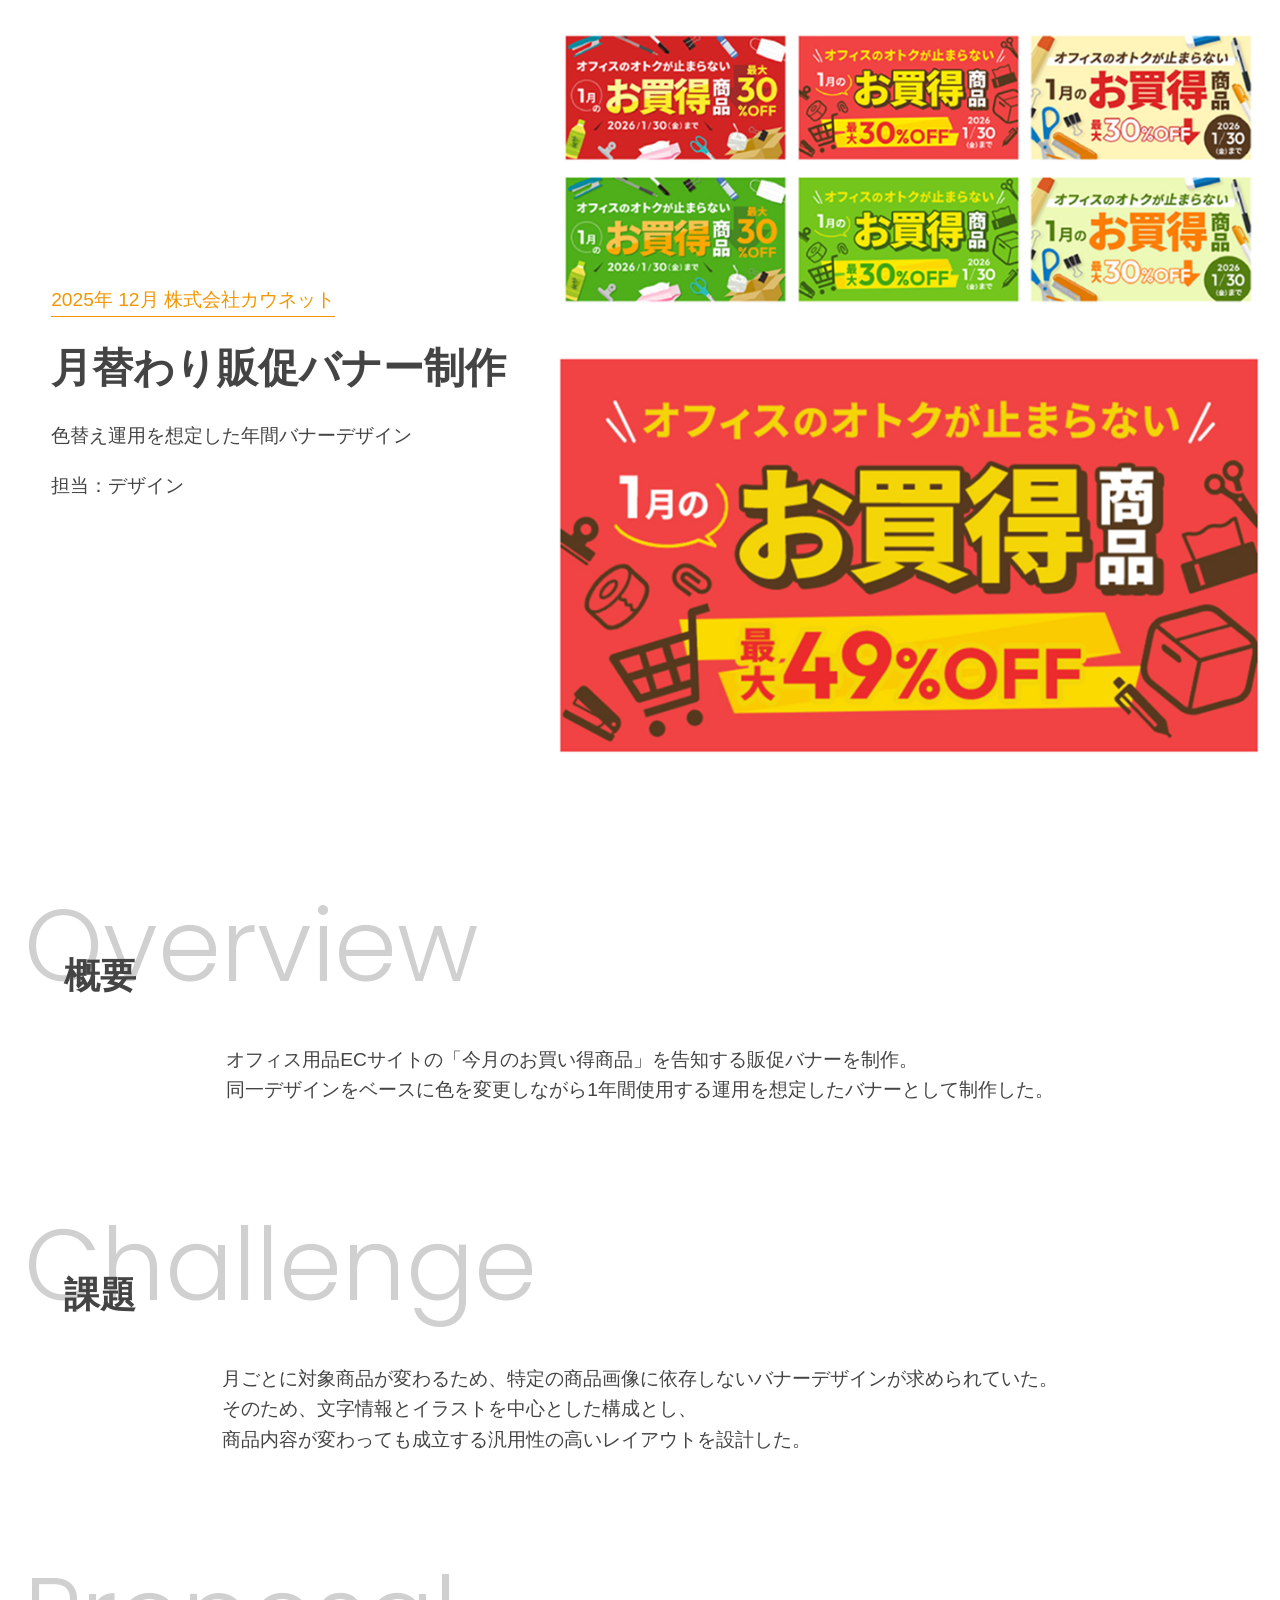
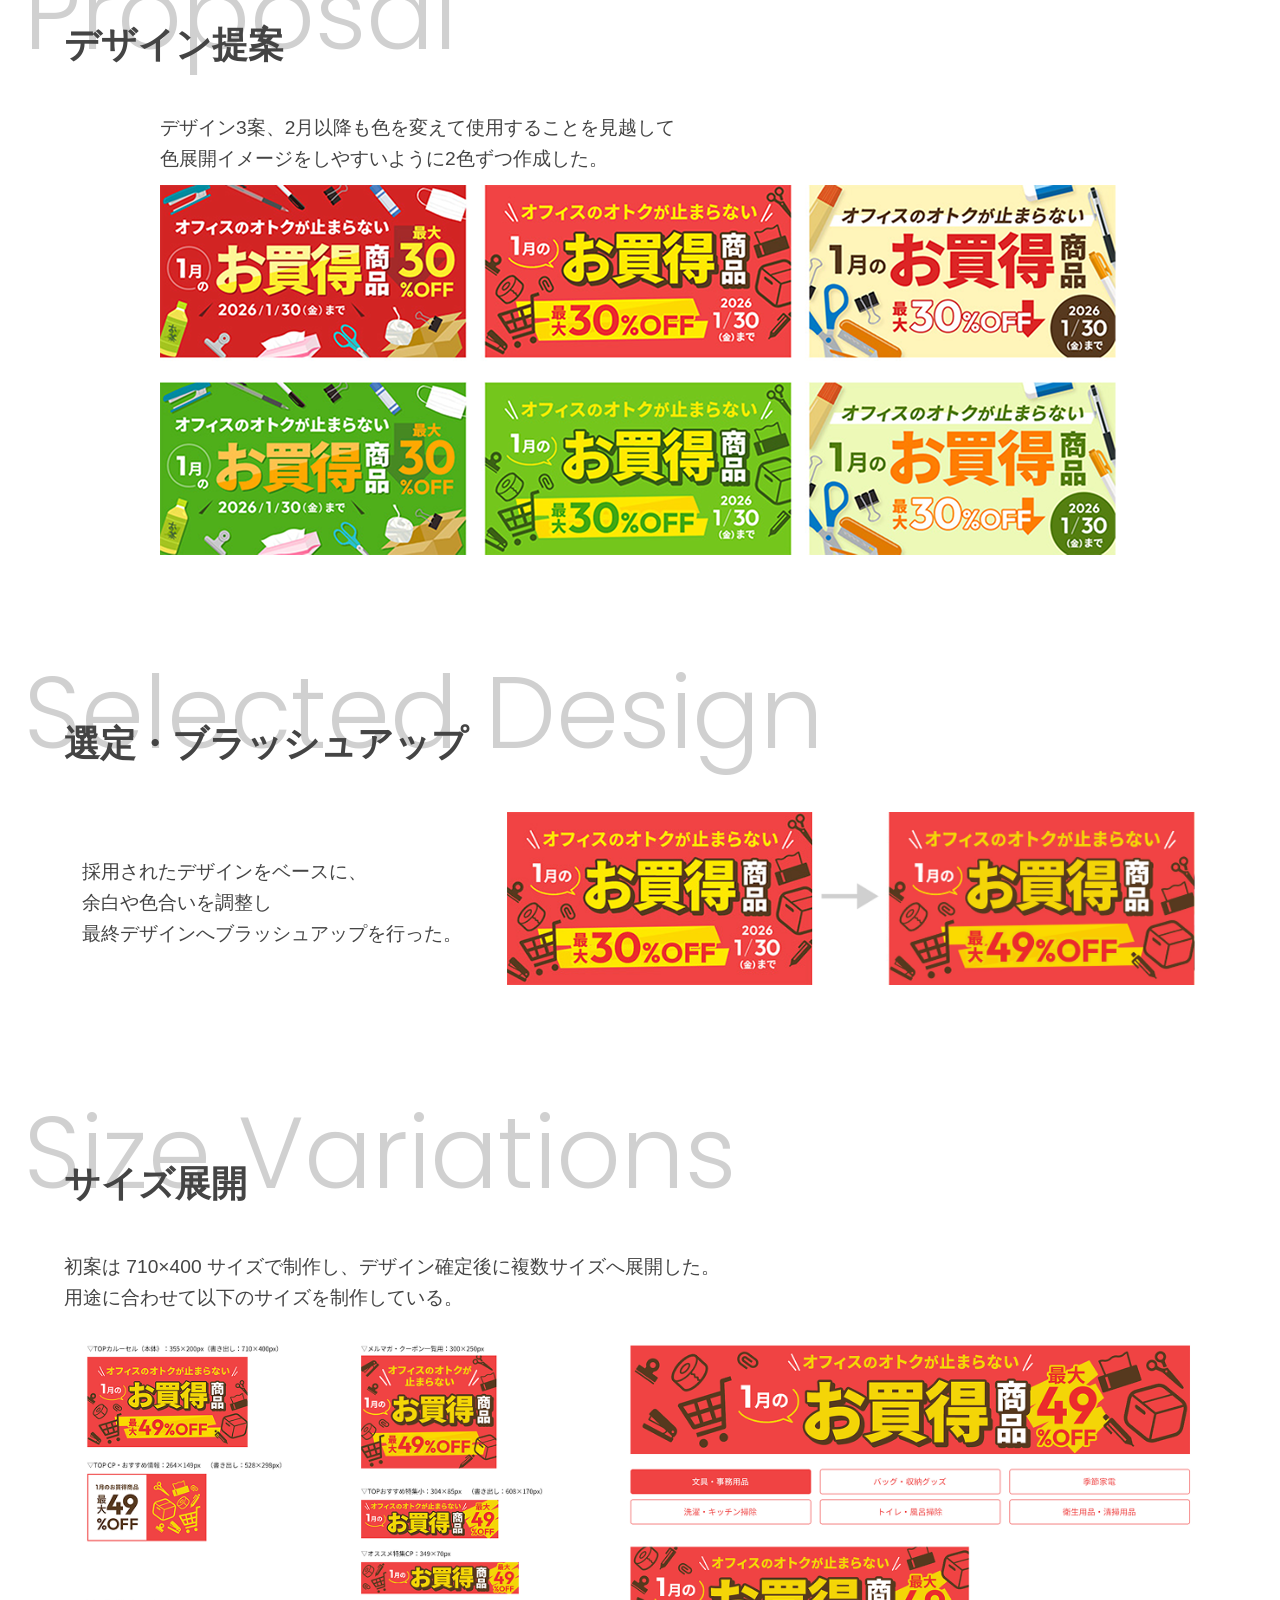
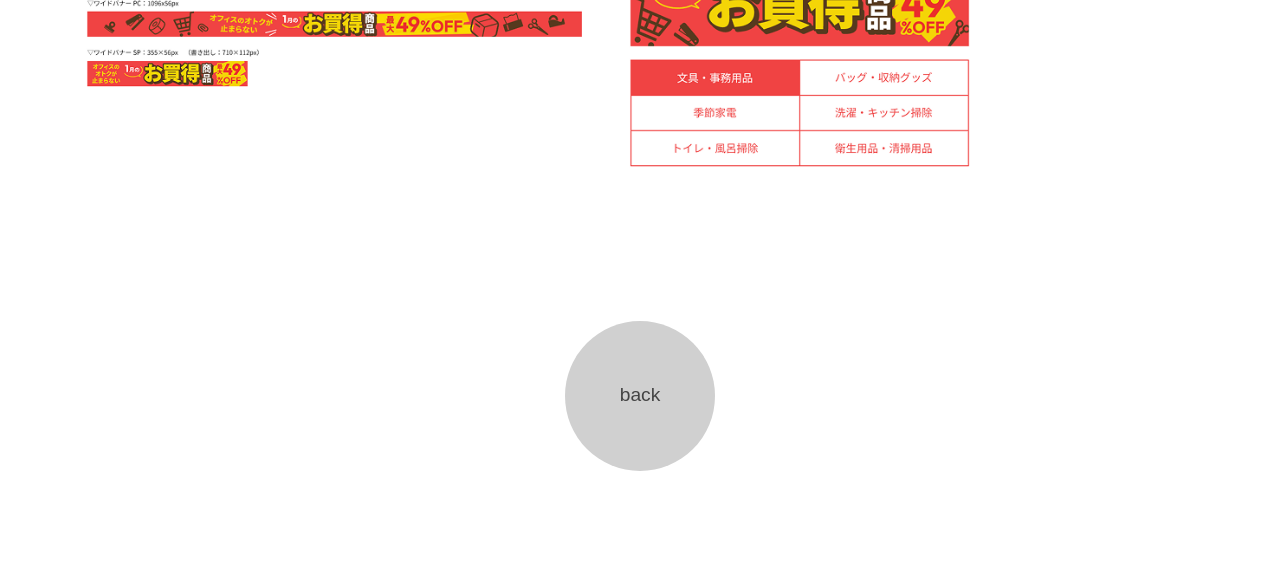
<file: works05.html>
<!DOCTYPE html>
<html lang="ja">
<head>
  <meta charset="UTF-8">
  <meta name="viewport" content="width=device-width, initial-scale=1.0">
  <title>Works | 販促バナー制作</title>
  <link rel="stylesheet" href="css/works.css">
  <link rel="preconnect" href="https://fonts.googleapis.com">
  <link rel="preconnect" href="https://fonts.gstatic.com" crossorigin>
  <link href="https://fonts.googleapis.com/css2?family=Poppins:ital,wght@0,100;0,200;0,300;0,400;0,500;0,600;0,700;0,800;0,900;1,100;1,200;1,300;1,400;1,500;1,600;1,700;1,800;1,900&display=swap" rel="stylesheet">
</head>

<body class="work05">

<section class="hero container">
  <div>
    <p class="subTitle knt">2025年 12月 株式会社カウネット</p>
    <h1>月替わり販促バナー制作</h1>
    <p>色替え運用を想定した年間バナーデザイン</p>
    <p>担当：デザイン</p>
  </div>
  <img src="img/work05_main.png">
</section>

<section class="overview">
  <h2>概要<span>Overview</span></h2>
  <p>
    オフィス用品ECサイトの「今月のお買い得商品」を告知する販促バナーを制作。<br>
    同一デザインをベースに色を変更しながら1年間使用する運用を想定したバナーとして制作した。
  </p>
</section>

<section class="overview">
  <h2>課題<span>Challenge</span></h2>
  <p>
    月ごとに対象商品が変わるため、特定の商品画像に依存しないバナーデザインが求められていた。<br>
    そのため、文字情報とイラストを中心とした構成とし、<br>
    商品内容が変わっても成立する汎用性の高いレイアウトを設計した。<br>
  </p>
</section>

<section class="overview">
  <h2>デザイン提案<span>Proposal</span></h2>
  <div class="container column">
    <p>
      デザイン3案、2月以降も色を変えて使用することを見越して<br>
      色展開イメージをしやすいように2色ずつ作成した。
    </p>
    <img src="img/work05_parts01.png">
  </div>
</section>

<section class="structure">
  <h2>選定・ブラッシュアップ<span>Selected Design</span></h2>
  <div class="container">
    <p>
      採用されたデザインをベースに、<br>
      余白や色合いを調整し<br>
      最終デザインへブラッシュアップを行った。
    </p>
    <div class="img">
      <img src="img/work05_parts02.png">
    </div>
  </div>
</section>

<section class="overview">
  <h2>サイズ展開<span>Size Variations</span></h2>
  <div class="container column">
    <p>
      初案は 710×400 サイズで制作し、デザイン確定後に複数サイズへ展開した。<br>
      用途に合わせて以下のサイズを制作している。
    </p>
    <div>
      <img src="img/work05_parts03.png">
    </div>
  </div>
</section>

<div class="backBtn">
  <a href="index.html#works">
    <span class="button-text">back</span>
  </a>
</div>

</body>
</html>
</file>
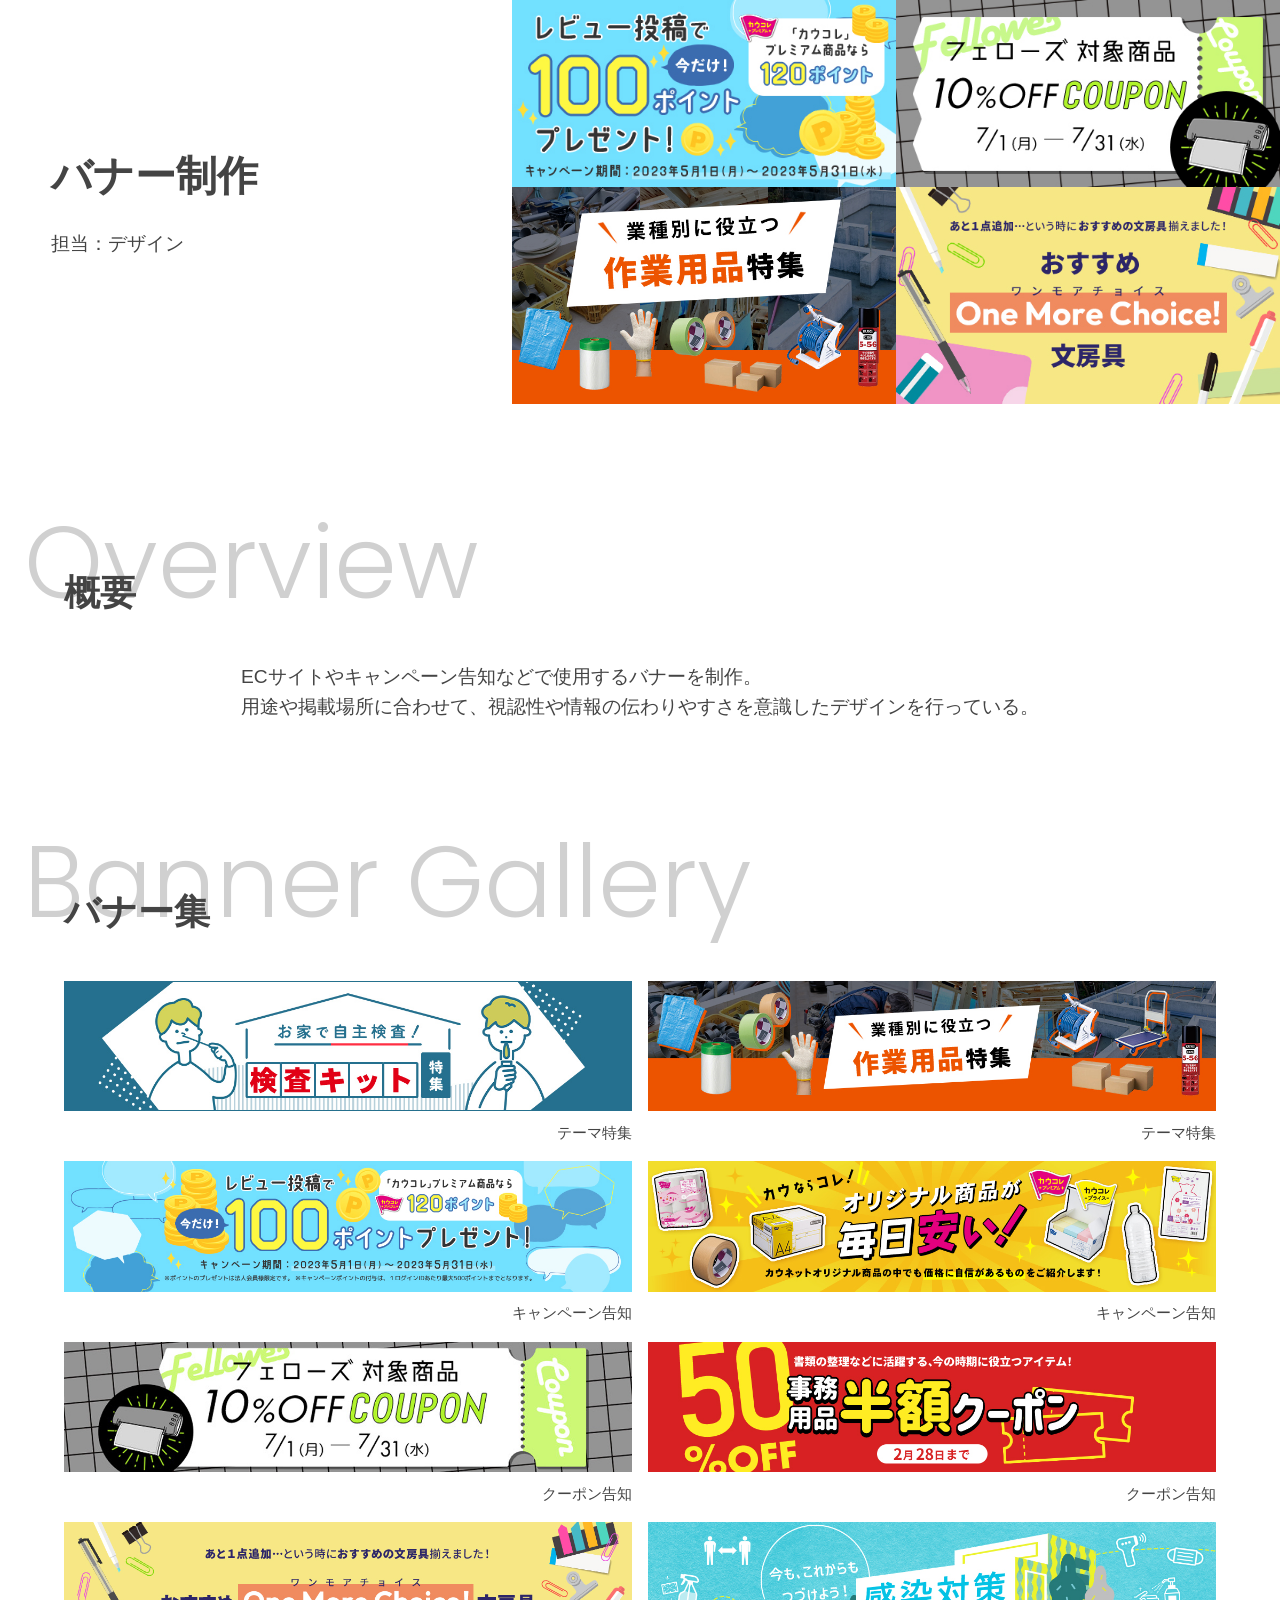
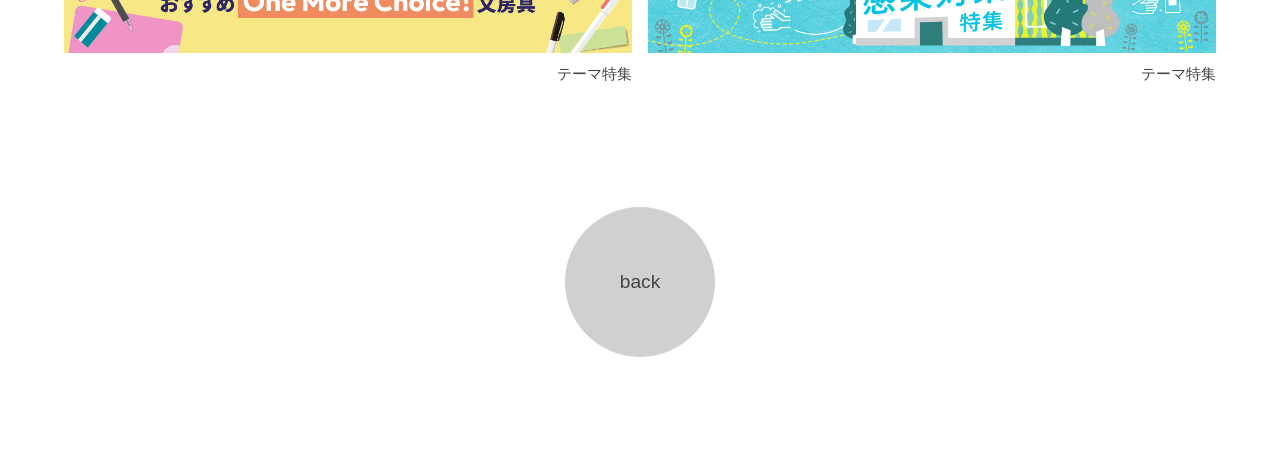
<file: works06.html>
<!DOCTYPE html>
<html lang="ja">
<head>
  <meta charset="UTF-8">
  <meta name="viewport" content="width=device-width, initial-scale=1.0">
  <title>Works | バナー制作</title>
  <link rel="stylesheet" href="css/works.css">
  <link rel="preconnect" href="https://fonts.googleapis.com">
  <link rel="preconnect" href="https://fonts.gstatic.com" crossorigin>
  <link href="https://fonts.googleapis.com/css2?family=Poppins:ital,wght@0,100;0,200;0,300;0,400;0,500;0,600;0,700;0,800;0,900;1,100;1,200;1,300;1,400;1,500;1,600;1,700;1,800;1,900&display=swap" rel="stylesheet">
</head>

<body class="work06">

<section class="hero container">
  <div>
    <h1>バナー制作</h1>
    <p>担当：デザイン</p>
  </div>
  <div class="mainImgs">
    <img src="img/work06_main03.jpg">
    <img src="img/work06_main05.jpg">
    <img src="img/work06_main02.jpg">
    <img src="img/work06_main07.jpg">
  </div>
</section>

<section class="overview">
  <h2>概要<span>Overview</span></h2>
  <p>
    ECサイトやキャンペーン告知などで使用するバナーを制作。<br>
    用途や掲載場所に合わせて、視認性や情報の伝わりやすさを意識したデザインを行っている。
  </p>
</section>

<section class="gallery">
  <h2>バナー集<span>Banner Gallery</span></h2>
  <div class="gallery_grid">

    <div>
      <a href="img/work06_bnr01.png" target="_blank"><img src="img/work06_parts01.jpg" alt="検査キット特集バナー画像一覧"></a>
      <p>テーマ特集</p>
    </div>
    <div>
      <a href="img/work06_bnr02.jpg" target="_blank"><img src="img/work06_parts02.jpg" alt="作業用品特集バナー画像一覧"></a>
      <p>テーマ特集</p>
    </div>
    <div>
      <a href="img/work06_bnr03.png" target="_blank"><img src="img/work06_parts03.jpg" alt="レビュー投稿キャンペーンバナー画像一覧"></a>
      <p>キャンペーン告知</p>
    </div>
    <div>
      <a href="img/work06_bnr04.png" target="_blank"><img src="img/work06_parts04.jpg" alt="カウコレPBバナー画像一覧"></a>
      <p>キャンペーン告知</p>
    </div>

    <div>
      <a href="img/work06_bnr05.jpg" target="_blank"><img src="img/work06_parts05.png" alt="フェローズクーポンバナー画像一覧"></a>
      <p>クーポン告知</p>
    </div>
    <div>
      <a href="img/work06_bnr06.png" target="_blank"><img src="img/work06_parts06.jpg" alt="事務用品半額バナー画像一覧"></a>
      <p>クーポン告知</p>
    </div>
    <div>
      <a href="img/work06_bnr07.png" target="_blank"><img src="img/work06_parts07.jpg" alt="ついで買い特集バナー画像一覧"></a>
      <p>テーマ特集</p>
    </div>
    <div>
      <a href="img/work06_bnr08.png" target="_blank"><img src="img/work06_parts08.jpg" alt="感染対策特集バナー画像一覧"></a>
      <p>テーマ特集</p>
    </div>

  </div>
</section>



<div class="backBtn">
  <a href="index.html#works">
    <span class="button-text">back</span>
  </a>
</div>

</body>
</html>
</file>
<file: css/works.css>
* {
  margin: 0;
  padding: 0;
  box-sizing: border-box;
}

body {
  font-family: "Noto Sans", "Helvetica Neue", Helvetica, Arial, sans-serif;
  font-size: 1.2em;
  font-weight: 300;
  line-height: 1.6;
  color: #444;
}

a {
  color: inherit;
  text-decoration: none;
  transition: 0.5s;
}
a:hover {
  opacity: 0.6;
  transition: 0.5s;
}

img {
  width: 100%;
  height: auto;
}

section {
  margin: 0 auto 120px;
  width: 90%;
  max-width: 1200px;
}
section.hero {
  width: 100%;
  max-width: 1440px;
}

.container {
  display: flex;
  justify-content: space-around;
  gap: 0.5em;
}
.container.column {
  flex-direction: column;
  align-items: flex-start;
  width: fit-content;
  margin: 0 auto;
}
.container.column p {
  margin: 0;
}

h1 {
  font-size: min(3.2vw, 50px);
  font-weight: 800;
}

h2 {
  position: relative;
  font-size: 36px;
  padding-top: 40px;
  margin-bottom: 40px;
}
h2 span {
  position: absolute;
  left: -40px;
  bottom: min(20px, 1vh);
  color: #D0D0D0;
  font-family: "Poppins", sans-serif;
  font-size: min(100px, 9vw);
  font-weight: 300;
  line-height: 1;
  z-index: -10;
}

h3 {
  margin-bottom: 0.5em;
}
h3.h3Thin {
  font-weight: 300;
}
h3.h3Line {
  position: relative;
}
h3.h3Line:after {
  content: "";
  width: 3em;
  height: 1px;
  position: absolute;
  top: 50%;
  background-color: #444;
  margin-left: 0.6em;
}

.smallText {
  font-size: 0.8em;
}

ul {
  list-style-type: circle;
  width: fit-content;
  margin-left: 1.5em;
}

.hero {
  justify-content: space-between;
  font-size: min(1em, 1.7vw);
}
.hero div {
  display: flex;
  flex-direction: column;
  justify-content: center;
  gap: 1em;
  margin-left: 4vw;
}
.hero .subTitle {
  width: fit-content;
  color: #D0D0D0;
  border-bottom: 1px solid #D0D0D0;
}
.hero .subTitle.tbk {
  color: #F4726C;
  border-bottom: 1px solid #F4726C;
}
.hero .subTitle.knt {
  color: #F29600;
  border-bottom: 1px solid #F29600;
}
.hero .subTitle.CRts {
  color: #bca4dd;
  border-bottom: 1px solid #bca4dd;
}
.hero a {
  color: #888;
  font-size: 0.8em;
}
.hero img {
  width: 58vw;
  max-width: 830px;
}

.overview p, .concept p {
  width: fit-content;
  margin: 0 auto;
}

.approach .container {
  justify-content: end;
  align-items: center;
}
.approach p.aprText {
  line-height: 2;
  margin-right: auto;
}
.approach .aprImg {
  width: 28%;
}
.approach .aprImg p {
  font-size: 0.65em;
}
.approach .strImg {
  width: 25%;
}

.structure .container {
  align-items: center;
}
.structure ul {
  background-color: #D0D0D0;
  padding: 20px 25px 20px 50px;
  border-radius: 20px;
}

.concept p span {
  font-size: 1.2em;
  font-weight: 500;
  line-height: 3em;
  vertical-align: text-bottom;
}

.parts .container {
  gap: 2vw;
}
.parts .container .container {
  justify-content: center;
  gap: 0;
}
.parts .container .container img {
  margin-bottom: 1.3em;
}
.parts p {
  font-size: 0.8em;
  padding-bottom: 0.7em;
}
.parts .square {
  flex-shrink: 5;
}
.parts .rect_yoko {
  flex-shrink: 4;
}

.imple .container {
  align-items: center;
}
.imple .container.imgOnly {
  gap: 2em;
  justify-content: center;
}
.imple .container .container {
  gap: 2em;
}
.imple p {
  margin-bottom: 1em;
}
.imple p:last-of-type {
  margin-bottom: 0;
}

.result ul {
  list-style-type: circle;
  width: fit-content;
  margin: 0 auto;
}

.gallery .gallery_grid {
  display: grid;
  grid-template-columns: repeat(2, 1fr);
  gap: 16px;
}
.gallery p {
  font-size: 0.8em;
  text-align: right;
}

.backBtn a {
  width: 150px;
  height: 150px;
  border-radius: 50%;
  display: flex;
  align-items: center;
  justify-content: center;
  background-color: #D0D0D0;
  margin: 0 auto 100px;
}
.backBtn a:hover {
  opacity: 1;
  background-color: #fff;
  letter-spacing: 0.25em;
  text-indent: 0.12em;
}

.work04 .concept .img {
  width: 55%;
}

.work05 .structure .img {
  width: 60%;
}

.work06 .hero .mainImgs {
  display: flex;
  flex-direction: row;
  flex-wrap: wrap;
  justify-content: end;
  width: 70vw;
  max-width: 800px;
  gap: 0;
}
.work06 .hero .mainImgs img {
  width: 30vw;
  max-width: 400px;
}

/*# sourceMappingURL=works.css.map */
</file>
